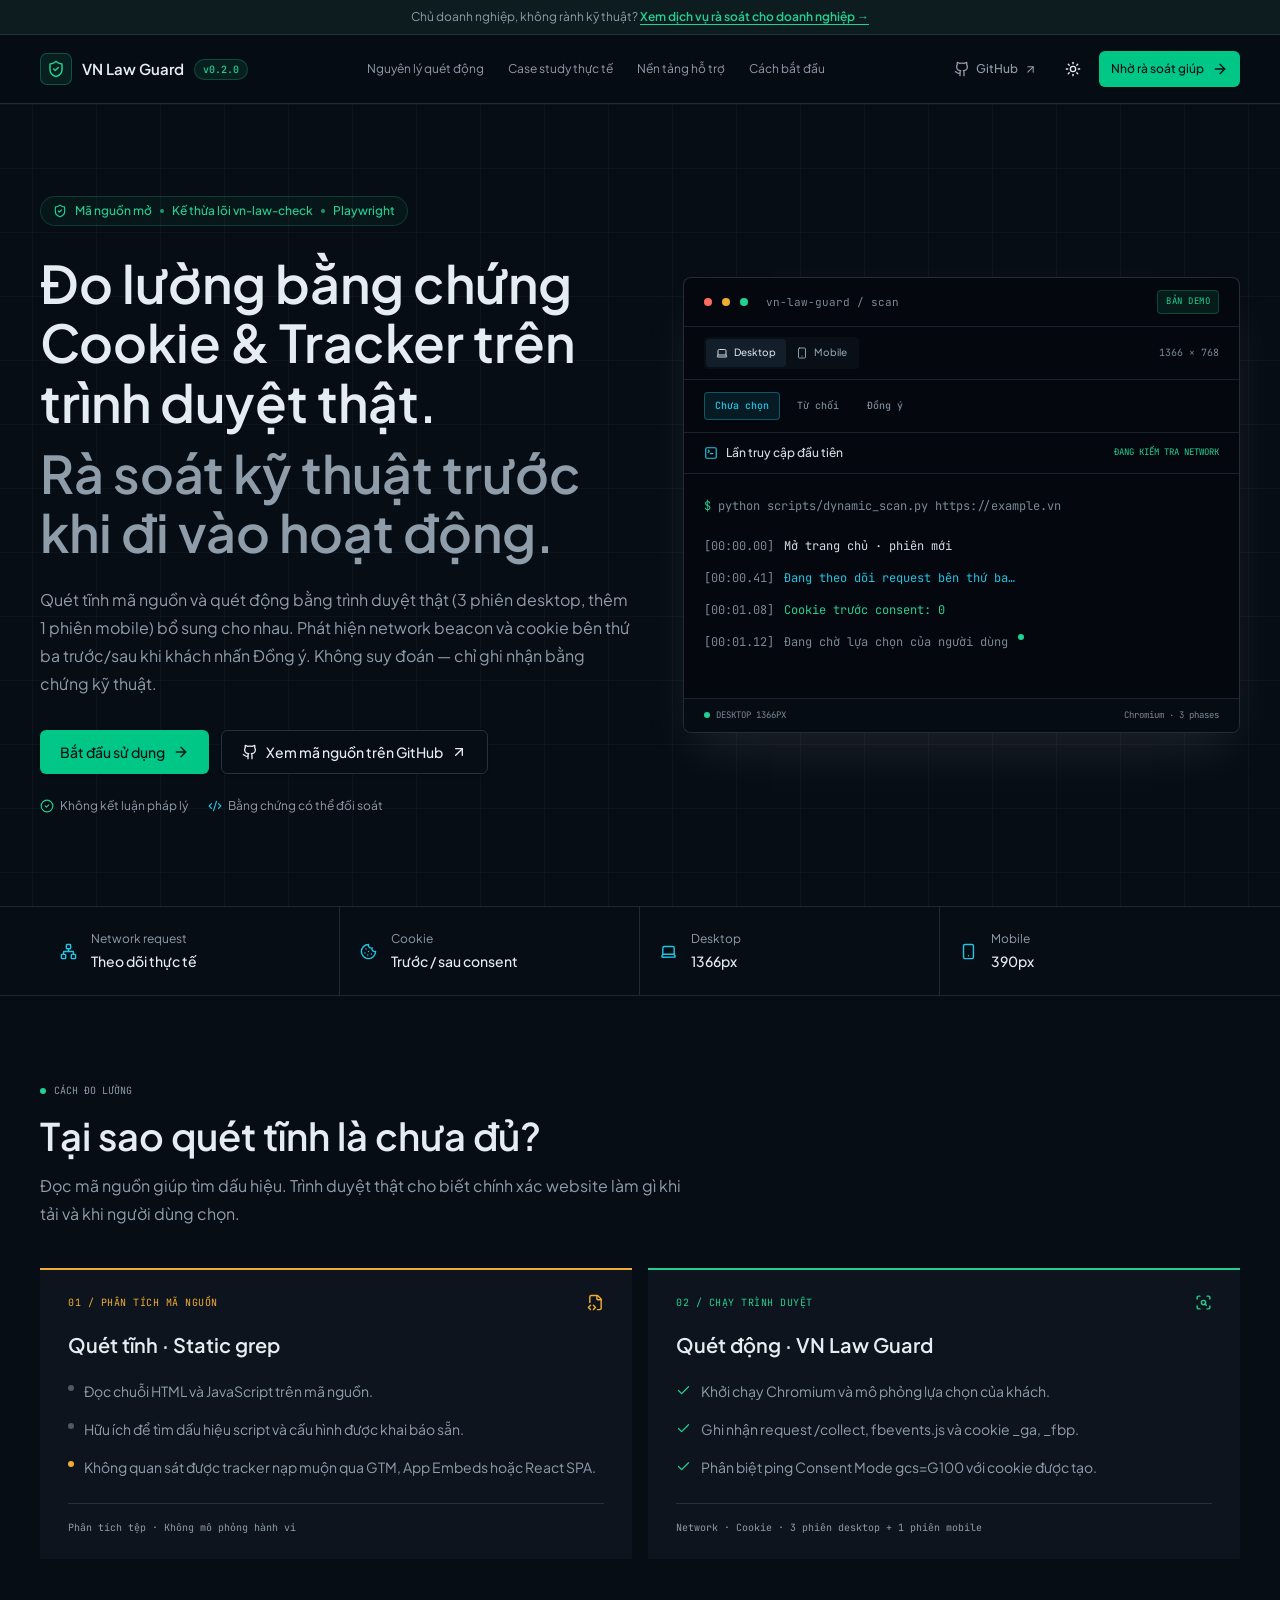
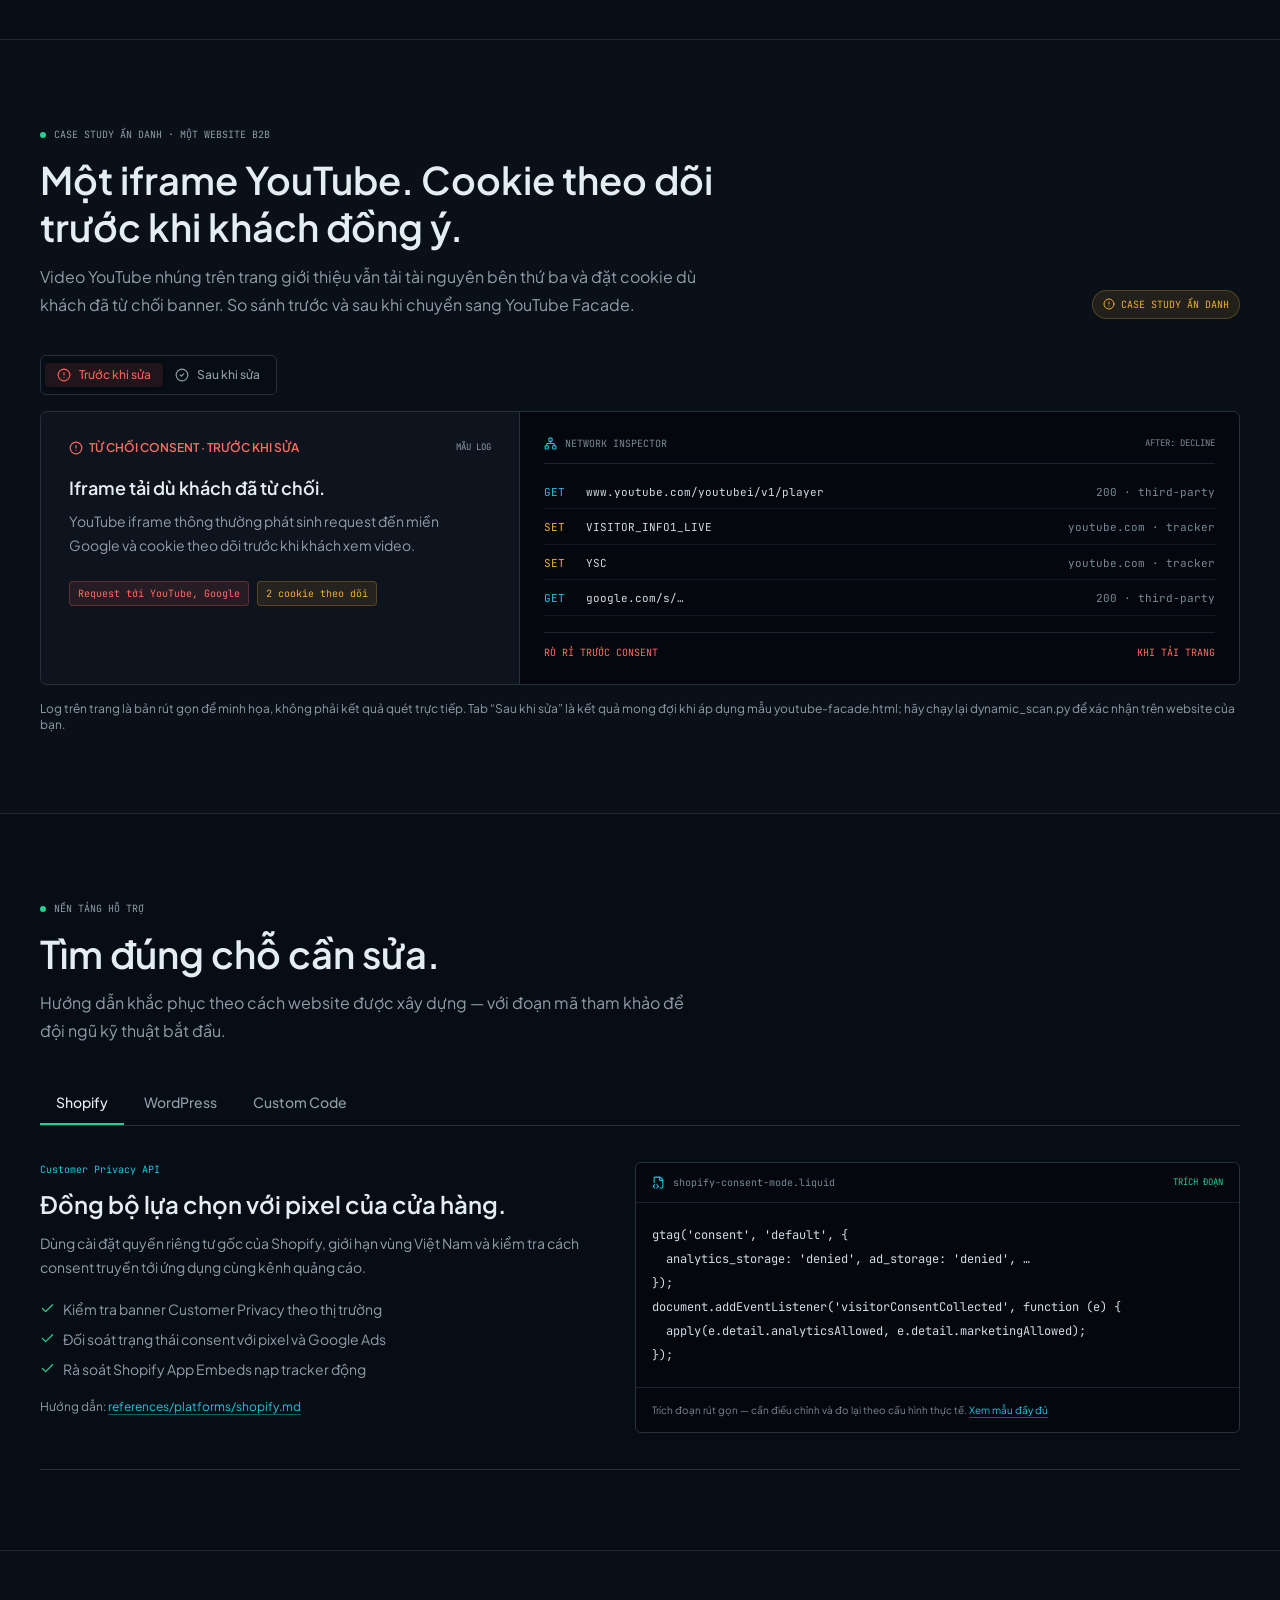
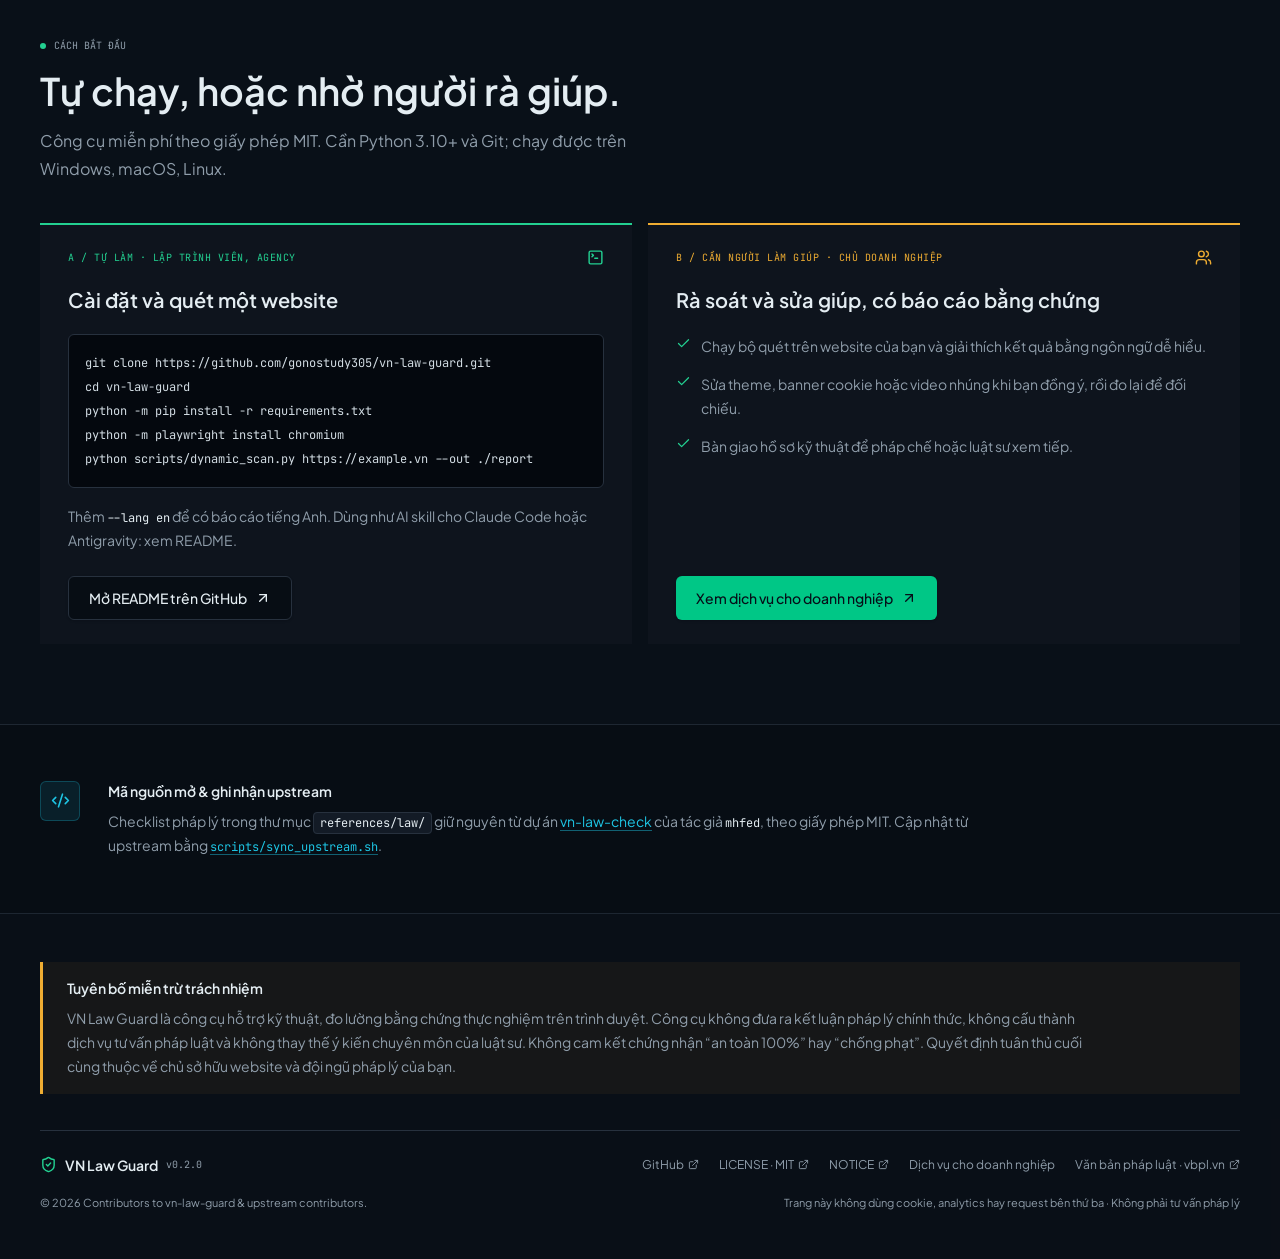
<file: site/index.html>
<!DOCTYPE html>
<html lang="vi" data-theme="dark">
<head>
<meta charset="utf-8">
<meta name="viewport" content="width=device-width, initial-scale=1">
<title>VN Law Guard — Đo lường Cookie &amp; Tracker bằng trình duyệt thật</title>
<meta name="description" content="Công cụ mã nguồn mở đo cookie, tracker và network request trên website Việt Nam bằng trình duyệt thật, trước và sau khi khách chọn đồng ý.">
<link rel="canonical" href="https://gonovn.me/vn-law-guard/">
<meta property="og:title" content="VN Law Guard — Bằng chứng kỹ thuật trên trình duyệt thật">
<meta property="og:description" content="Công cụ mã nguồn mở đo cookie và tracker trên website Việt Nam bằng trình duyệt thật.">
<meta property="og:type" content="website">
<meta property="og:url" content="https://gonovn.me/vn-law-guard/">
<meta name="twitter:card" content="summary">
<link rel="icon" href="data:image/svg+xml,%3Csvg xmlns='http://www.w3.org/2000/svg' viewBox='0 0 24 24' fill='none' stroke='%2322c55e' stroke-width='2' stroke-linecap='round' stroke-linejoin='round'%3E%3Cpath d='M20 13c0 5-3.5 7.5-7.66 8.95a1 1 0 0 1-.67-.01C7.5 20.5 4 18 4 13V6a1 1 0 0 1 1-1c2 0 4.5-1.2 6.24-2.72a1.17 1.17 0 0 1 1.52 0C14.51 3.81 17 5 19 5a1 1 0 0 1 1 1z'/%3E%3Cpath d='m9 12 2 2 4-4'/%3E%3C/svg%3E">
<link rel="stylesheet" href="assets/fonts.css">
<link rel="stylesheet" href="assets/styles.css">
<link rel="stylesheet" href="assets/site.css">
<script>try{var t=localStorage.getItem('vn-law-guard-theme');if(t==='light'||t==='dark')document.documentElement.dataset.theme=t;}catch(e){}</script>
</head>
<body>
<div class="min-h-screen bg-background text-foreground transition-colors duration-300">
  <div class="topbar">Chủ doanh nghiệp, không rành kỹ thuật? <a href="https://khamweb.gonovn.me/?ref=oss">Xem dịch vụ rà soát cho doanh nghiệp →</a></div>
  <header class="sticky top-0 z-40 border-b border-border/80 bg-background/90 backdrop-blur-xl">
    <div class="mx-auto flex h-[68px] max-w-[1440px] items-center justify-between gap-3 px-4 sm:px-6 lg:px-10">
      <a href="#top" class="flex shrink-0 items-center gap-2.5" aria-label="VN Law Guard — đầu trang">
        <span class="grid size-8 place-items-center rounded-[7px] border border-signal/30 bg-signal/10 text-signal">
          <svg xmlns="http://www.w3.org/2000/svg" width="18" height="18" viewbox="0 0 24 24" fill="none" stroke="currentColor" stroke-width="2" stroke-linecap="round" stroke-linejoin="round" class="lucide lucide-shield-check" aria-hidden="true">
            <path d="M20 13c0 5-3.5 7.5-7.66 8.95a1 1 0 0 1-.67-.01C7.5 20.5 4 18 4 13V6a1 1 0 0 1 1-1c2 0 4.5-1.2 6.24-2.72a1.17 1.17 0 0 1 1.52 0C14.51 3.81 17 5 19 5a1 1 0 0 1 1 1z" />
            <path d="m9 12 2 2 4-4" />
          </svg>
        </span>
        <span class="whitespace-nowrap text-[15px] font-semibold tracking-normal">
          VN Law Guard
        </span>
        <span class="hidden rounded-full border border-signal/25 bg-signal/10 px-2 py-0.5 font-mono text-[10px] font-medium text-signal sm:inline-flex">
          v0.2.0
        </span>
      </a>
      <nav class="hidden items-center gap-6 xl:flex" aria-label="Điều hướng chính">
        <a class="nav-link" href="#how-it-works">
          Nguyên lý quét động
        </a>
        <a class="nav-link" href="#case-study">
          Case study thực tế
        </a>
        <a class="nav-link" href="#platforms">
          Nền tảng hỗ trợ
        </a>
        <a class="nav-link" href="#pilot">
          Cách bắt đầu
        </a>
      </nav>
      <div class="flex shrink-0 items-center gap-1.5 sm:gap-2">
        <a href="https://github.com/gonostudy305/vn-law-guard" target="_blank" rel="noopener" class="hidden items-center gap-1.5 rounded-md px-2.5 py-2 text-xs font-medium text-muted-foreground transition-colors hover:bg-accent hover:text-foreground sm:inline-flex">
          <svg xmlns="http://www.w3.org/2000/svg" width="16" height="16" viewbox="0 0 24 24" fill="none" stroke="currentColor" stroke-width="2" stroke-linecap="round" stroke-linejoin="round" class="lucide lucide-github" aria-hidden="true">
            <path d="M15 22v-4a4.8 4.8 0 0 0-1-3.5c3 0 6-2 6-5.5.08-1.25-.27-2.48-1-3.5.28-1.15.28-2.35 0-3.5 0 0-1 0-3 1.5-2.64-.5-5.36-.5-8 0C6 2 5 2 5 2c-.3 1.15-.3 2.35 0 3.5A5.403 5.403 0 0 0 4 9c0 3.5 3 5.5 6 5.5-.39.49-.68 1.05-.85 1.65-.17.6-.22 1.23-.15 1.85v4" />
            <path d="M9 18c-4.51 2-5-2-7-2" />
          </svg>
          <span>
            GitHub
          </span>
          <svg xmlns="http://www.w3.org/2000/svg" width="13" height="13" viewbox="0 0 24 24" fill="none" stroke="currentColor" stroke-width="2" stroke-linecap="round" stroke-linejoin="round" class="lucide lucide-arrow-up-right" aria-hidden="true">
            <path d="M7 7h10v10" />
            <path d="M7 17 17 7" />
          </svg>
        </a>
        <button class="inline-flex items-center justify-center gap-2 whitespace-nowrap rounded-md text-sm font-medium cursor-pointer transition-colors focus-visible:outline-none focus-visible:ring-1 focus-visible:ring-ring disabled:pointer-events-none disabled:opacity-50 disabled:cursor-not-allowed [&amp;_svg]:pointer-events-none [&amp;_svg]:size-4 [&amp;_svg]:shrink-0 hover:bg-accent hover:text-accent-foreground size-9" id="theme-toggle" type="button" aria-label="Đổi giao diện sáng/tối" title="Đổi giao diện sáng/tối">
          <svg xmlns="http://www.w3.org/2000/svg" width="17" height="17" viewbox="0 0 24 24" fill="none" stroke="currentColor" stroke-width="2" stroke-linecap="round" stroke-linejoin="round" class="lucide lucide-sun" aria-hidden="true">
            <circle cx="12" cy="12" r="4" />
            <path d="M12 2v2" />
            <path d="M12 20v2" />
            <path d="m4.93 4.93 1.41 1.41" />
            <path d="m17.66 17.66 1.41 1.41" />
            <path d="M2 12h2" />
            <path d="M20 12h2" />
            <path d="m6.34 17.66-1.41 1.41" />
            <path d="m19.07 4.93-1.41 1.41" />
          </svg>
        </button>
        <a href="https://khamweb.gonovn.me/?ref=oss#dang-ky" class="items-center justify-center gap-2 whitespace-nowrap rounded-md font-medium cursor-pointer transition-colors focus-visible:outline-none focus-visible:ring-1 focus-visible:ring-ring disabled:pointer-events-none disabled:opacity-50 disabled:cursor-not-allowed [&amp;_svg]:pointer-events-none [&amp;_svg]:size-4 [&amp;_svg]:shrink-0 bg-primary text-primary-foreground shadow hover:bg-primary/90 py-2 hidden h-9 px-3 text-xs sm:inline-flex">
          Nhờ rà soát giúp
          <svg xmlns="http://www.w3.org/2000/svg" width="14" height="14" viewbox="0 0 24 24" fill="none" stroke="currentColor" stroke-width="2" stroke-linecap="round" stroke-linejoin="round" class="lucide lucide-arrow-right" aria-hidden="true">
            <path d="M5 12h14" />
            <path d="m12 5 7 7-7 7" />
          </svg>
        </a>
        <a href="https://khamweb.gonovn.me/?ref=oss#dang-ky" class="inline-flex items-center justify-center gap-2 whitespace-nowrap rounded-md text-sm font-medium cursor-pointer transition-colors focus-visible:outline-none focus-visible:ring-1 focus-visible:ring-ring disabled:pointer-events-none disabled:opacity-50 disabled:cursor-not-allowed [&amp;_svg]:pointer-events-none [&amp;_svg]:size-4 [&amp;_svg]:shrink-0 bg-primary text-primary-foreground shadow hover:bg-primary/90 size-9 sm:hidden" aria-label="Nhờ rà soát giúp">
          <svg xmlns="http://www.w3.org/2000/svg" width="17" height="17" viewbox="0 0 24 24" fill="none" stroke="currentColor" stroke-width="2" stroke-linecap="round" stroke-linejoin="round" class="lucide lucide-arrow-right" aria-hidden="true">
            <path d="M5 12h14" />
            <path d="m12 5 7 7-7 7" />
          </svg>
        </a>
        <button class="inline-flex items-center justify-center gap-2 whitespace-nowrap rounded-md text-sm font-medium cursor-pointer transition-colors focus-visible:outline-none focus-visible:ring-1 focus-visible:ring-ring disabled:pointer-events-none disabled:opacity-50 disabled:cursor-not-allowed [&amp;_svg]:pointer-events-none [&amp;_svg]:size-4 [&amp;_svg]:shrink-0 hover:bg-accent hover:text-accent-foreground size-9 xl:hidden" id="menu-toggle" type="button" aria-expanded="false" aria-controls="mobile-nav" aria-label="Mở menu">
          <svg xmlns="http://www.w3.org/2000/svg" width="18" height="18" viewbox="0 0 24 24" fill="none" stroke="currentColor" stroke-width="2" stroke-linecap="round" stroke-linejoin="round" class="lucide lucide-menu" aria-hidden="true">
            <path d="M4 5h16" />
            <path d="M4 12h16" />
            <path d="M4 19h16" />
          </svg>
        </button>
      </div>
    </div>
    <nav id="mobile-nav" class="border-t border-border bg-background px-5 py-3 xl:hidden" aria-label="Menu di động" hidden>
      <div class="mx-auto grid max-w-[1440px] gap-1">
        <a class="nav-link rounded-md px-3 py-2.5" href="#how-it-works">Nguyên lý quét động</a>
        <a class="nav-link rounded-md px-3 py-2.5" href="#case-study">Case study thực tế</a>
        <a class="nav-link rounded-md px-3 py-2.5" href="#platforms">Nền tảng hỗ trợ</a>
        <a class="nav-link rounded-md px-3 py-2.5" href="#pilot">Cách bắt đầu</a>
      </div>
    </nav>
  </header>
  <main id="top">
    <section class="hero-grid border-b border-border/70">
      <div class="mx-auto grid max-w-[1440px] items-center gap-12 px-5 py-16 sm:px-8 sm:py-20 lg:grid-cols-[1.04fr_0.96fr] lg:gap-10 lg:px-10 lg:py-[92px]">
        <div class="max-w-[650px]">
          <div class="mb-7 inline-flex items-center gap-2 rounded-full border border-signal/20 bg-signal/5 px-3 py-1.5 text-xs font-medium text-signal">
            <svg xmlns="http://www.w3.org/2000/svg" width="14" height="14" viewbox="0 0 24 24" fill="none" stroke="currentColor" stroke-width="2" stroke-linecap="round" stroke-linejoin="round" class="lucide lucide-shield-check" aria-hidden="true">
              <path d="M20 13c0 5-3.5 7.5-7.66 8.95a1 1 0 0 1-.67-.01C7.5 20.5 4 18 4 13V6a1 1 0 0 1 1-1c2 0 4.5-1.2 6.24-2.72a1.17 1.17 0 0 1 1.52 0C14.51 3.81 17 5 19 5a1 1 0 0 1 1 1z" />
              <path d="m9 12 2 2 4-4" />
            </svg>
            <span>
              Mã nguồn mở
            </span>
            <span class="size-1 rounded-full bg-signal/70">
            </span>
            <span>
              Kế thừa lõi vn-law-check
            </span>
            <span class="size-1 rounded-full bg-signal/70">
            </span>
            <span>
              Playwright
            </span>
          </div>
          <h1 class="max-w-[680px] text-[37px] leading-[1.14] font-semibold tracking-normal sm:text-[46px] lg:text-[52px]">
            Đo lường bằng chứng Cookie &amp; Tracker trên trình duyệt thật.
            <span class="mt-3 block text-muted-foreground">
              Rà soát kỹ thuật trước khi đi vào hoạt động.
            </span>
          </h1>
          <p class="mt-6 max-w-[590px] text-[15px] leading-7 text-muted-foreground sm:text-base">
            Quét tĩnh mã nguồn và quét động bằng trình duyệt thật (3 phiên desktop, thêm 1 phiên mobile) bổ sung cho nhau. Phát hiện network beacon và cookie bên thứ ba trước/sau khi khách nhấn Đồng ý. Không suy đoán — chỉ ghi nhận bằng chứng kỹ thuật.
          </p>
          <div class="mt-8 flex flex-col gap-3 sm:flex-row sm:items-center">
            <a href="#pilot" class="inline-flex items-center gap-2 whitespace-nowrap rounded-md font-medium cursor-pointer transition-colors focus-visible:outline-none focus-visible:ring-1 focus-visible:ring-ring disabled:pointer-events-none disabled:opacity-50 disabled:cursor-not-allowed [&amp;_svg]:pointer-events-none [&amp;_svg]:size-4 [&amp;_svg]:shrink-0 bg-primary text-primary-foreground shadow hover:bg-primary/90 py-2 h-11 justify-center px-5 text-sm">
              Bắt đầu sử dụng
              <svg xmlns="http://www.w3.org/2000/svg" width="16" height="16" viewbox="0 0 24 24" fill="none" stroke="currentColor" stroke-width="2" stroke-linecap="round" stroke-linejoin="round" class="lucide lucide-arrow-right" aria-hidden="true">
                <path d="M5 12h14" />
                <path d="m12 5 7 7-7 7" />
              </svg>
            </a>
            <a href="https://github.com/gonostudy305/vn-law-guard" target="_blank" rel="noopener" class="inline-flex items-center gap-2 whitespace-nowrap rounded-md font-medium cursor-pointer transition-colors focus-visible:outline-none focus-visible:ring-1 focus-visible:ring-ring disabled:pointer-events-none disabled:opacity-50 disabled:cursor-not-allowed [&amp;_svg]:pointer-events-none [&amp;_svg]:size-4 [&amp;_svg]:shrink-0 border border-input bg-background shadow-sm hover:bg-accent hover:text-accent-foreground py-2 h-11 justify-center px-5 text-sm">
              <svg xmlns="http://www.w3.org/2000/svg" width="16" height="16" viewbox="0 0 24 24" fill="none" stroke="currentColor" stroke-width="2" stroke-linecap="round" stroke-linejoin="round" class="lucide lucide-github" aria-hidden="true">
                <path d="M15 22v-4a4.8 4.8 0 0 0-1-3.5c3 0 6-2 6-5.5.08-1.25-.27-2.48-1-3.5.28-1.15.28-2.35 0-3.5 0 0-1 0-3 1.5-2.64-.5-5.36-.5-8 0C6 2 5 2 5 2c-.3 1.15-.3 2.35 0 3.5A5.403 5.403 0 0 0 4 9c0 3.5 3 5.5 6 5.5-.39.49-.68 1.05-.85 1.65-.17.6-.22 1.23-.15 1.85v4" />
                <path d="M9 18c-4.51 2-5-2-7-2" />
              </svg>
              Xem mã nguồn trên GitHub
              <svg xmlns="http://www.w3.org/2000/svg" width="14" height="14" viewbox="0 0 24 24" fill="none" stroke="currentColor" stroke-width="2" stroke-linecap="round" stroke-linejoin="round" class="lucide lucide-arrow-up-right" aria-hidden="true">
                <path d="M7 7h10v10" />
                <path d="M7 17 17 7" />
              </svg>
            </a>
          </div>
          <div class="mt-6 flex flex-wrap items-center gap-x-5 gap-y-2 text-xs text-muted-foreground">
            <span class="inline-flex items-center gap-1.5">
              <svg xmlns="http://www.w3.org/2000/svg" width="14" height="14" viewbox="0 0 24 24" fill="none" stroke="currentColor" stroke-width="2" stroke-linecap="round" stroke-linejoin="round" class="lucide lucide-circle-check text-signal" aria-hidden="true">
                <circle cx="12" cy="12" r="10" />
                <path d="m9 12 2 2 4-4" />
              </svg>
              Không kết luận pháp lý
            </span>
            <span class="inline-flex items-center gap-1.5">
              <svg xmlns="http://www.w3.org/2000/svg" width="14" height="14" viewbox="0 0 24 24" fill="none" stroke="currentColor" stroke-width="2" stroke-linecap="round" stroke-linejoin="round" class="lucide lucide-code-xml text-cyan" aria-hidden="true">
                <path d="m18 16 4-4-4-4" />
                <path d="m6 8-4 4 4 4" />
                <path d="m14.5 4-5 16" />
              </svg>
              Bằng chứng có thể đối soát
            </span>
          </div>
        </div>
        <div class="console-window min-w-0 overflow-hidden rounded-[8px] border border-border/90 bg-console shadow-2xl shadow-foreground/10">
          <div class="flex flex-wrap items-center justify-between gap-2 border-b border-console-border px-4 py-3 sm:px-5">
            <div class="flex items-center gap-2.5">
              <span class="size-2 rounded-full bg-danger">
              </span>
              <span class="size-2 rounded-full bg-warning">
              </span>
              <span class="size-2 rounded-full bg-signal">
              </span>
              <span class="ml-2 font-mono text-[11px] text-console-muted">
                vn-law-guard / scan
              </span>
            </div>
            <span class="rounded-sm border border-signal/25 bg-signal/10 px-2 py-1 font-mono text-[9px] tracking-wider text-signal">
              BẢN DEMO
            </span>
          </div>
          <div class="flex items-center justify-between gap-3 border-b border-console-border px-4 py-2.5 sm:px-5">
            <div dir="ltr" data-orientation="horizontal">
              <div role="tablist" aria-orientation="horizontal" class="inline-flex items-center justify-center text-muted-foreground h-8 rounded bg-console-panel p-0.5" data-orientation="horizontal">
                <button type="button" role="tab" aria-selected="true" data-viewport="desktop" data-state="active" id="tab-vp-desktop" class="inline-flex items-center justify-center whitespace-nowrap py-1 font-medium ring-offset-background cursor-pointer transition-all focus-visible:outline-none focus-visible:ring-2 focus-visible:ring-ring focus-visible:ring-offset-2 disabled:pointer-events-none disabled:opacity-50 disabled:cursor-not-allowed h-7 gap-1.5 rounded-sm px-2.5 text-[10px] data-[state=active]:bg-console-active data-[state=active]:text-console-foreground data-[state=active]:shadow-none" data-orientation="horizontal">
                  <svg xmlns="http://www.w3.org/2000/svg" width="12" height="12" viewbox="0 0 24 24" fill="none" stroke="currentColor" stroke-width="2" stroke-linecap="round" stroke-linejoin="round" class="lucide lucide-laptop" aria-hidden="true">
                    <path d="M18 5a2 2 0 0 1 2 2v8.526a2 2 0 0 0 .212.897l1.068 2.127a1 1 0 0 1-.9 1.45H3.62a1 1 0 0 1-.9-1.45l1.068-2.127A2 2 0 0 0 4 15.526V7a2 2 0 0 1 2-2z" />
                    <path d="M20.054 15.987H3.946" />
                  </svg>
                  Desktop
                </button>
                <button type="button" role="tab" aria-selected="false" data-viewport="mobile" data-state="inactive" id="tab-vp-mobile" class="inline-flex items-center justify-center whitespace-nowrap py-1 font-medium ring-offset-background cursor-pointer transition-all focus-visible:outline-none focus-visible:ring-2 focus-visible:ring-ring focus-visible:ring-offset-2 disabled:pointer-events-none disabled:opacity-50 disabled:cursor-not-allowed h-7 gap-1.5 rounded-sm px-2.5 text-[10px] data-[state=active]:bg-console-active data-[state=active]:text-console-foreground data-[state=active]:shadow-none" data-orientation="horizontal">
                  <svg xmlns="http://www.w3.org/2000/svg" width="12" height="12" viewbox="0 0 24 24" fill="none" stroke="currentColor" stroke-width="2" stroke-linecap="round" stroke-linejoin="round" class="lucide lucide-smartphone" aria-hidden="true">
                    <rect width="14" height="20" x="5" y="2" rx="2" ry="2" />
                    <path d="M12 18h.01" />
                  </svg>
                  Mobile
                </button>
              </div>
            </div>
            <span id="vp-size" class="font-mono text-[10px] text-console-muted">
              1366 × 768
            </span>
          </div>
          <div class="flex flex-wrap gap-1.5 border-b border-console-border px-4 py-3 sm:px-5">
            <button class="inline-flex items-center justify-center gap-2 whitespace-nowrap font-medium cursor-pointer transition-colors focus-visible:outline-none focus-visible:ring-1 focus-visible:ring-ring disabled:pointer-events-none disabled:opacity-50 disabled:cursor-not-allowed [&amp;_svg]:pointer-events-none [&amp;_svg]:size-4 [&amp;_svg]:shrink-0 h-7 rounded-sm border px-2.5 font-mono text-[10px] border-cyan/35 bg-cyan/10 text-cyan hover:bg-cyan/15 hover:text-cyan" type="button" data-phase="first-visit" aria-pressed="true">
              Chưa chọn
            </button>
            <button class="inline-flex items-center justify-center gap-2 whitespace-nowrap font-medium cursor-pointer transition-colors focus-visible:outline-none focus-visible:ring-1 focus-visible:ring-ring disabled:pointer-events-none disabled:opacity-50 disabled:cursor-not-allowed [&amp;_svg]:pointer-events-none [&amp;_svg]:size-4 [&amp;_svg]:shrink-0 h-7 rounded-sm border px-2.5 font-mono text-[10px] border-transparent text-console-muted hover:bg-console-active hover:text-console-foreground" type="button" data-phase="decline" aria-pressed="false">
              Từ chối
            </button>
            <button class="inline-flex items-center justify-center gap-2 whitespace-nowrap font-medium cursor-pointer transition-colors focus-visible:outline-none focus-visible:ring-1 focus-visible:ring-ring disabled:pointer-events-none disabled:opacity-50 disabled:cursor-not-allowed [&amp;_svg]:pointer-events-none [&amp;_svg]:size-4 [&amp;_svg]:shrink-0 h-7 rounded-sm border px-2.5 font-mono text-[10px] border-transparent text-console-muted hover:bg-console-active hover:text-console-foreground" type="button" data-phase="accept" aria-pressed="false">
              Đồng ý
            </button>
          </div>
          <div class="flex items-center justify-between gap-3 border-b border-console-border px-4 py-3 sm:px-5">
            <div class="flex min-w-0 items-center gap-2">
              <svg xmlns="http://www.w3.org/2000/svg" width="14" height="14" viewbox="0 0 24 24" fill="none" stroke="currentColor" stroke-width="2" stroke-linecap="round" stroke-linejoin="round" class="lucide lucide-square-terminal shrink-0 text-cyan" aria-hidden="true">
                <path d="m7 11 2-2-2-2" />
                <path d="M11 13h4" />
                <rect width="18" height="18" x="3" y="3" rx="2" ry="2" />
              </svg>
              <span id="phase-title" class="truncate text-xs font-medium text-console-foreground">
                Lần truy cập đầu tiên
              </span>
            </div>
            <span id="phase-status" class="shrink-0 font-mono text-[9px] text-signal">
              ĐANG KIỂM TRA NETWORK
            </span>
          </div>
          <div class="min-h-[217px] px-4 py-5 font-mono text-[11px] leading-6 sm:min-h-[224px] sm:px-5 sm:text-xs">
            <p class="mb-4 text-console-muted">
              <span class="text-signal">
                $
              </span>
              python scripts/dynamic_scan.py https://example.vn
            </p>
            <div id="phase-lines" class="space-y-2">
              <div class="flex items-start gap-2.5 animate-in fade-in-0 slide-in-from-bottom-1 duration-300">
                <span class="shrink-0 text-console-muted">
                  [00:00.00]
                </span>
                <span class="min-w-0 break-words text-console-foreground">
                  Mở trang chủ · phiên mới
                </span>
              </div>
              <div class="flex items-start gap-2.5 animate-in fade-in-0 slide-in-from-bottom-1 duration-300">
                <span class="shrink-0 text-console-muted">
                  [00:00.41]
                </span>
                <span class="min-w-0 break-words text-cyan">
                  Đang theo dõi request bên thứ ba…
                </span>
              </div>
              <div class="flex items-start gap-2.5 animate-in fade-in-0 slide-in-from-bottom-1 duration-300">
                <span class="shrink-0 text-console-muted">
                  [00:01.08]
                </span>
                <span class="min-w-0 break-words text-signal">
                  Cookie trước consent: 0
                </span>
              </div>
              <div class="flex items-start gap-2.5 animate-in fade-in-0 slide-in-from-bottom-1 duration-300">
                <span class="shrink-0 text-console-muted">
                  [00:01.12]
                </span>
                <span class="min-w-0 break-words text-console-muted">
                  Đang chờ lựa chọn của người dùng
                </span>
                <span class="mt-1 size-1.5 shrink-0 animate-pulse rounded-full bg-signal">
                </span>
              </div>
            </div>
          </div>
          <div class="flex flex-wrap items-center justify-between gap-2 border-t border-console-border bg-console-panel/60 px-4 py-2.5 font-mono text-[9px] text-console-muted sm:px-5">
            <span class="inline-flex items-center gap-1.5">
              <span id="vp-dot" class="size-1.5 rounded-full bg-signal">
              </span>
              <span id="vp-foot">DESKTOP 1366PX</span>
            </span>
            <span>
              <span id="vp-phases">Chromium · 3 phases</span>
            </span>
          </div>
        </div>
      </div>
    </section>
    <section class="border-b border-border/70" aria-label="Phạm vi kiểm tra">
      <div class="mx-auto grid max-w-[1440px] grid-cols-2 divide-x divide-border/80 px-5 sm:grid-cols-4 sm:px-8 lg:px-10">
        <div class="flex min-h-[76px] items-center gap-3 px-3 py-3 sm:min-h-[88px] sm:gap-3.5 sm:px-5">
          <svg xmlns="http://www.w3.org/2000/svg" width="17" height="17" viewbox="0 0 24 24" fill="none" stroke="currentColor" stroke-width="2" stroke-linecap="round" stroke-linejoin="round" class="lucide lucide-network shrink-0 text-cyan" aria-hidden="true">
            <rect x="16" y="16" width="6" height="6" rx="1" />
            <rect x="2" y="16" width="6" height="6" rx="1" />
            <rect x="9" y="2" width="6" height="6" rx="1" />
            <path d="M5 16v-3a1 1 0 0 1 1-1h12a1 1 0 0 1 1 1v3" />
            <path d="M12 12V8" />
          </svg>
          <div class="min-w-0">
            <p class="truncate text-[10px] text-muted-foreground sm:text-xs">
              Network request
            </p>
            <p class="mt-1 text-[11px] font-medium sm:text-sm">
              Theo dõi thực tế
            </p>
          </div>
        </div>
        <div class="flex min-h-[76px] items-center gap-3 px-3 py-3 sm:min-h-[88px] sm:gap-3.5 sm:px-5">
          <svg xmlns="http://www.w3.org/2000/svg" width="17" height="17" viewbox="0 0 24 24" fill="none" stroke="currentColor" stroke-width="2" stroke-linecap="round" stroke-linejoin="round" class="lucide lucide-cookie shrink-0 text-cyan" aria-hidden="true">
            <path d="M12 2a10 10 0 1 0 10 10 4 4 0 0 1-5-5 4 4 0 0 1-5-5" />
            <path d="M8.5 8.5v.01" />
            <path d="M16 15.5v.01" />
            <path d="M12 12v.01" />
            <path d="M11 17v.01" />
            <path d="M7 14v.01" />
          </svg>
          <div class="min-w-0">
            <p class="truncate text-[10px] text-muted-foreground sm:text-xs">
              Cookie
            </p>
            <p class="mt-1 text-[11px] font-medium sm:text-sm">
              Trước / sau consent
            </p>
          </div>
        </div>
        <div class="flex min-h-[76px] items-center gap-3 px-3 py-3 sm:min-h-[88px] sm:gap-3.5 sm:px-5">
          <svg xmlns="http://www.w3.org/2000/svg" width="17" height="17" viewbox="0 0 24 24" fill="none" stroke="currentColor" stroke-width="2" stroke-linecap="round" stroke-linejoin="round" class="lucide lucide-laptop shrink-0 text-cyan" aria-hidden="true">
            <path d="M18 5a2 2 0 0 1 2 2v8.526a2 2 0 0 0 .212.897l1.068 2.127a1 1 0 0 1-.9 1.45H3.62a1 1 0 0 1-.9-1.45l1.068-2.127A2 2 0 0 0 4 15.526V7a2 2 0 0 1 2-2z" />
            <path d="M20.054 15.987H3.946" />
          </svg>
          <div class="min-w-0">
            <p class="truncate text-[10px] text-muted-foreground sm:text-xs">
              Desktop
            </p>
            <p class="mt-1 text-[11px] font-medium sm:text-sm">
              1366px
            </p>
          </div>
        </div>
        <div class="flex min-h-[76px] items-center gap-3 px-3 py-3 sm:min-h-[88px] sm:gap-3.5 sm:px-5">
          <svg xmlns="http://www.w3.org/2000/svg" width="17" height="17" viewbox="0 0 24 24" fill="none" stroke="currentColor" stroke-width="2" stroke-linecap="round" stroke-linejoin="round" class="lucide lucide-smartphone shrink-0 text-cyan" aria-hidden="true">
            <rect width="14" height="20" x="5" y="2" rx="2" ry="2" />
            <path d="M12 18h.01" />
          </svg>
          <div class="min-w-0">
            <p class="truncate text-[10px] text-muted-foreground sm:text-xs">
              Mobile
            </p>
            <p class="mt-1 text-[11px] font-medium sm:text-sm">
              390px
            </p>
          </div>
        </div>
      </div>
    </section>
    <section id="how-it-works" class="scroll-mt-20 section-space">
      <div class="mx-auto max-w-[1440px] px-5 sm:px-8 lg:px-10">
        <div class="flex flex-col justify-between gap-5 md:flex-row md:items-end">
          <div class="max-w-[720px]">
            <p class="section-eyebrow">
              <span class="size-1.5 rounded-full bg-signal">
              </span>
              Cách đo lường
            </p>
            <h2 class="mt-3 text-3xl leading-tight font-semibold sm:text-[38px]">
              Tại sao quét tĩnh là chưa đủ?
            </h2>
            <p class="mt-3 max-w-[660px] text-sm leading-6 text-muted-foreground sm:text-base sm:leading-7">
              Đọc mã nguồn giúp tìm dấu hiệu. Trình duyệt thật cho biết chính xác website làm gì khi tải và khi người dùng chọn.
            </p>
          </div>
        </div>
        <div class="mt-10 grid gap-4 lg:grid-cols-2">
          <article class="flex h-full flex-col border-t-2 border-warning bg-card px-5 py-5 sm:px-7 sm:py-6">
            <div class="flex items-center justify-between gap-3">
              <span class="font-mono text-[10px] tracking-wider text-warning">
                01 / PHÂN TÍCH MÃ NGUỒN
              </span>
              <svg xmlns="http://www.w3.org/2000/svg" width="17" height="17" viewbox="0 0 24 24" fill="none" stroke="currentColor" stroke-width="2" stroke-linecap="round" stroke-linejoin="round" class="lucide lucide-file-code-corner text-warning" aria-hidden="true">
                <path d="M4 12.15V4a2 2 0 0 1 2-2h8a2.4 2.4 0 0 1 1.706.706l3.588 3.588A2.4 2.4 0 0 1 20 8v12a2 2 0 0 1-2 2h-3.35" />
                <path d="M14 2v5a1 1 0 0 0 1 1h5" />
                <path d="m5 16-3 3 3 3" />
                <path d="m9 22 3-3-3-3" />
              </svg>
            </div>
            <h3 class="mt-5 text-xl font-semibold">
              Quét tĩnh · Static grep
            </h3>
            <ul class="mt-5 flex-1 space-y-3.5">
              <li class="flex items-start gap-2.5 text-sm leading-6 text-muted-foreground">
                <span class="mt-1.5 size-1.5 shrink-0 rounded-full bg-muted-foreground/50">
                </span>
                <span>
                  Đọc chuỗi HTML và JavaScript trên mã nguồn.
                </span>
              </li>
              <li class="flex items-start gap-2.5 text-sm leading-6 text-muted-foreground">
                <span class="mt-1.5 size-1.5 shrink-0 rounded-full bg-muted-foreground/50">
                </span>
                <span>
                  Hữu ích để tìm dấu hiệu script và cấu hình được khai báo sẵn.
                </span>
              </li>
              <li class="flex items-start gap-2.5 text-sm leading-6 text-muted-foreground">
                <span class="mt-1.5 size-1.5 shrink-0 rounded-full bg-warning">
                </span>
                <span>
                  Không quan sát được tracker nạp muộn qua GTM, App Embeds hoặc React SPA.
                </span>
              </li>
            </ul>
            <div class="mt-6 border-t border-border pt-4 font-mono text-[10px] text-muted-foreground">
              Phân tích tệp · Không mô phỏng hành vi
            </div>
          </article>
          <article class="flex h-full flex-col border-t-2 border-signal bg-card px-5 py-5 sm:px-7 sm:py-6">
            <div class="flex items-center justify-between gap-3">
              <span class="font-mono text-[10px] tracking-wider text-signal">
                02 / CHẠY TRÌNH DUYỆT
              </span>
              <svg xmlns="http://www.w3.org/2000/svg" width="17" height="17" viewbox="0 0 24 24" fill="none" stroke="currentColor" stroke-width="2" stroke-linecap="round" stroke-linejoin="round" class="lucide lucide-scan-search text-signal" aria-hidden="true">
                <path d="M3 7V5a2 2 0 0 1 2-2h2" />
                <path d="M17 3h2a2 2 0 0 1 2 2v2" />
                <path d="M21 17v2a2 2 0 0 1-2 2h-2" />
                <path d="M7 21H5a2 2 0 0 1-2-2v-2" />
                <circle cx="12" cy="12" r="3" />
                <path d="m16 16-1.9-1.9" />
              </svg>
            </div>
            <h3 class="mt-5 text-xl font-semibold">
              Quét động · VN Law Guard
            </h3>
            <ul class="mt-5 flex-1 space-y-3.5">
              <li class="flex items-start gap-2.5 text-sm leading-6 text-muted-foreground">
                <svg xmlns="http://www.w3.org/2000/svg" width="15" height="15" viewbox="0 0 24 24" fill="none" stroke="currentColor" stroke-width="2" stroke-linecap="round" stroke-linejoin="round" class="lucide lucide-check mt-1 shrink-0 text-signal" aria-hidden="true">
                  <path d="M20 6 9 17l-5-5" />
                </svg>
                <span>
                  Khởi chạy Chromium và mô phỏng lựa chọn của khách.
                </span>
              </li>
              <li class="flex items-start gap-2.5 text-sm leading-6 text-muted-foreground">
                <svg xmlns="http://www.w3.org/2000/svg" width="15" height="15" viewbox="0 0 24 24" fill="none" stroke="currentColor" stroke-width="2" stroke-linecap="round" stroke-linejoin="round" class="lucide lucide-check mt-1 shrink-0 text-signal" aria-hidden="true">
                  <path d="M20 6 9 17l-5-5" />
                </svg>
                <span>
                  Ghi nhận request /collect, fbevents.js và cookie _ga, _fbp.
                </span>
              </li>
              <li class="flex items-start gap-2.5 text-sm leading-6 text-muted-foreground">
                <svg xmlns="http://www.w3.org/2000/svg" width="15" height="15" viewbox="0 0 24 24" fill="none" stroke="currentColor" stroke-width="2" stroke-linecap="round" stroke-linejoin="round" class="lucide lucide-check mt-1 shrink-0 text-signal" aria-hidden="true">
                  <path d="M20 6 9 17l-5-5" />
                </svg>
                <span>
                  Phân biệt ping Consent Mode gcs=G100 với cookie được tạo.
                </span>
              </li>
            </ul>
            <div class="mt-6 border-t border-border pt-4 font-mono text-[10px] text-muted-foreground">
              Network · Cookie · 3 phiên desktop + 1 phiên mobile
            </div>
          </article>
        </div>
      </div>
    </section>
    <section id="case-study" class="scroll-mt-20 border-y border-border/70 bg-secondary/25 py-16 sm:py-20">
      <div class="mx-auto max-w-[1440px] px-5 sm:px-8 lg:px-10">
        <div class="flex flex-col justify-between gap-5 md:flex-row md:items-end">
          <div class="max-w-[720px]">
            <p class="section-eyebrow">
              <span class="size-1.5 rounded-full bg-signal">
              </span>
              Case study ẩn danh · Một website B2B
            </p>
            <h2 class="mt-3 text-3xl leading-tight font-semibold sm:text-[38px]">
              Một iframe YouTube. Cookie theo dõi trước khi khách đồng ý.
            </h2>
            <p class="mt-3 max-w-[660px] text-sm leading-6 text-muted-foreground sm:text-base sm:leading-7">
              Video YouTube nhúng trên trang giới thiệu vẫn tải tài nguyên bên thứ ba và đặt cookie dù khách đã từ chối banner. So sánh trước và sau khi chuyển sang YouTube Facade.
            </p>
          </div>
          <span class="inline-flex items-center gap-1.5 rounded-full border border-warning/25 bg-warning/10 px-2.5 py-1.5 font-mono text-[10px] text-warning">
            <svg xmlns="http://www.w3.org/2000/svg" width="12" height="12" viewbox="0 0 24 24" fill="none" stroke="currentColor" stroke-width="2" stroke-linecap="round" stroke-linejoin="round" class="lucide lucide-circle-alert" aria-hidden="true">
              <circle cx="12" cy="12" r="10" />
              <line x1="12" x2="12" y1="8" y2="12" />
              <line x1="12" x2="12.01" y1="16" y2="16" />
            </svg>
            CASE STUDY ẨN DANH
          </span>
        </div>
        <div dir="ltr" data-orientation="horizontal" class="mt-9">
          <div role="tablist" aria-orientation="horizontal" class="inline-flex items-center justify-center text-muted-foreground h-10 rounded-md border border-border bg-background p-1" data-orientation="horizontal">
            <button type="button" role="tab" aria-selected="true" data-case="before" aria-controls="case-before" data-state="active" id="tab-case-before" class="inline-flex items-center justify-center whitespace-nowrap py-1 font-medium ring-offset-background cursor-pointer transition-all focus-visible:outline-none focus-visible:ring-2 focus-visible:ring-ring focus-visible:ring-offset-2 disabled:pointer-events-none disabled:opacity-50 disabled:cursor-not-allowed data-[state=active]:shadow gap-2 rounded px-3 text-xs data-[state=active]:bg-destructive/10 data-[state=active]:text-destructive" data-orientation="horizontal">
              <svg xmlns="http://www.w3.org/2000/svg" width="14" height="14" viewbox="0 0 24 24" fill="none" stroke="currentColor" stroke-width="2" stroke-linecap="round" stroke-linejoin="round" class="lucide lucide-circle-alert" aria-hidden="true">
                <circle cx="12" cy="12" r="10" />
                <line x1="12" x2="12" y1="8" y2="12" />
                <line x1="12" x2="12.01" y1="16" y2="16" />
              </svg>
              Trước khi sửa
            </button>
            <button type="button" role="tab" aria-selected="false" data-case="after" aria-controls="case-after" data-state="inactive" id="tab-case-after" class="inline-flex items-center justify-center whitespace-nowrap py-1 font-medium ring-offset-background cursor-pointer transition-all focus-visible:outline-none focus-visible:ring-2 focus-visible:ring-ring focus-visible:ring-offset-2 disabled:pointer-events-none disabled:opacity-50 disabled:cursor-not-allowed data-[state=active]:shadow gap-2 rounded px-3 text-xs data-[state=active]:bg-signal/10 data-[state=active]:text-signal" data-orientation="horizontal">
              <svg xmlns="http://www.w3.org/2000/svg" width="14" height="14" viewbox="0 0 24 24" fill="none" stroke="currentColor" stroke-width="2" stroke-linecap="round" stroke-linejoin="round" class="lucide lucide-circle-check" aria-hidden="true">
                <circle cx="12" cy="12" r="10" />
                <path d="m9 12 2 2 4-4" />
              </svg>
              Sau khi sửa
            </button>
          </div>
          <div data-state="active" data-orientation="horizontal" role="tabpanel" aria-labelledby="tab-case-before" id="case-before" tabindex="0" class="ring-offset-background focus-visible:outline-none focus-visible:ring-2 focus-visible:ring-ring focus-visible:ring-offset-2 mt-4 animate-in fade-in-0 duration-200" style="animation-duration:0s">
            <div class="grid overflow-hidden rounded-[7px] border border-border bg-card lg:grid-cols-[0.8fr_1.2fr]">
              <div class="border-b border-border p-5 sm:p-7 lg:border-r lg:border-b-0">
                <div class="flex items-center justify-between gap-2">
                  <span class="inline-flex items-center gap-1.5 text-xs font-semibold text-danger">
                    <svg xmlns="http://www.w3.org/2000/svg" width="14" height="14" viewbox="0 0 24 24" fill="none" stroke="currentColor" stroke-width="2" stroke-linecap="round" stroke-linejoin="round" class="lucide lucide-circle-alert" aria-hidden="true">
                      <circle cx="12" cy="12" r="10" />
                      <line x1="12" x2="12" y1="8" y2="12" />
                      <line x1="12" x2="12.01" y1="16" y2="16" />
                    </svg>
                    TỪ CHỐI CONSENT · TRƯỚC KHI SỬA
                  </span>
                  <span class="font-mono text-[9px] text-muted-foreground">
                    MẪU LOG
                  </span>
                </div>
                <p class="mt-5 text-lg leading-snug font-semibold">
                  Iframe tải dù khách đã từ chối.
                </p>
                <p class="mt-2 text-sm leading-6 text-muted-foreground">
                  YouTube iframe thông thường phát sinh request đến miền Google và cookie theo dõi trước khi khách xem video.
                </p>
                <div class="mt-6 flex flex-wrap gap-2">
                  <span class="rounded-sm border px-2 py-1 font-mono text-[10px] border-danger/25 bg-danger/10 text-danger">
                    Request tới YouTube, Google
                  </span>
                  <span class="rounded-sm border px-2 py-1 font-mono text-[10px] border-warning/25 bg-warning/10 text-warning">
                    2 cookie theo dõi
                  </span>
                </div>
              </div>
              <div class="min-w-0 bg-console p-4 text-console-foreground sm:p-6">
                <div class="flex items-center justify-between gap-2 border-b border-console-border pb-3">
                  <span class="inline-flex items-center gap-2 font-mono text-[10px] text-console-muted">
                    <svg xmlns="http://www.w3.org/2000/svg" width="13" height="13" viewbox="0 0 24 24" fill="none" stroke="currentColor" stroke-width="2" stroke-linecap="round" stroke-linejoin="round" class="lucide lucide-network text-cyan" aria-hidden="true">
                      <rect x="16" y="16" width="6" height="6" rx="1" />
                      <rect x="2" y="16" width="6" height="6" rx="1" />
                      <rect x="9" y="2" width="6" height="6" rx="1" />
                      <path d="M5 16v-3a1 1 0 0 1 1-1h12a1 1 0 0 1 1 1v3" />
                      <path d="M12 12V8" />
                    </svg>
                    NETWORK INSPECTOR
                  </span>
                  <span class="font-mono text-[9px] text-console-muted">
                    AFTER: DECLINE
                  </span>
                </div>
                <div class="mt-3 space-y-0.5 font-mono text-[10px] sm:text-[11px]">
                  <div class="grid grid-cols-[30px_minmax(0,1fr)] gap-x-2 border-b border-console-border/70 py-2 sm:grid-cols-[34px_minmax(0,1fr)_auto] sm:items-center">
                    <span class="text-cyan">
                      GET
                    </span>
                    <span class="break-all text-console-foreground">
                      www.youtube.com/youtubei/v1/player
                    </span>
                    <span class="col-start-2 mt-0.5 text-console-muted sm:col-start-auto sm:mt-0 sm:pl-3">
                      200 · third-party
                    </span>
                  </div>
                  <div class="grid grid-cols-[30px_minmax(0,1fr)] gap-x-2 border-b border-console-border/70 py-2 sm:grid-cols-[34px_minmax(0,1fr)_auto] sm:items-center">
                    <span class="text-warning">
                      SET
                    </span>
                    <span class="break-all text-console-foreground">
                      VISITOR_INFO1_LIVE
                    </span>
                    <span class="col-start-2 mt-0.5 text-console-muted sm:col-start-auto sm:mt-0 sm:pl-3">
                      youtube.com · tracker
                    </span>
                  </div>
                  <div class="grid grid-cols-[30px_minmax(0,1fr)] gap-x-2 border-b border-console-border/70 py-2 sm:grid-cols-[34px_minmax(0,1fr)_auto] sm:items-center">
                    <span class="text-warning">
                      SET
                    </span>
                    <span class="break-all text-console-foreground">
                      YSC
                    </span>
                    <span class="col-start-2 mt-0.5 text-console-muted sm:col-start-auto sm:mt-0 sm:pl-3">
                      youtube.com · tracker
                    </span>
                  </div>
                  <div class="grid grid-cols-[30px_minmax(0,1fr)] gap-x-2 border-b border-console-border/70 py-2 sm:grid-cols-[34px_minmax(0,1fr)_auto] sm:items-center">
                    <span class="text-cyan">
                      GET
                    </span>
                    <span class="break-all text-console-foreground">
                      google.com/s/…
                    </span>
                    <span class="col-start-2 mt-0.5 text-console-muted sm:col-start-auto sm:mt-0 sm:pl-3">
                      200 · third-party
                    </span>
                  </div>
                </div>
                <div class="mt-4 flex items-center justify-between border-t border-console-border pt-3 font-mono text-[10px] text-danger">
                  <span>
                    RÒ RỈ TRƯỚC CONSENT
                  </span>
                  <span>
                    KHI TẢI TRANG
                  </span>
                </div>
              </div>
            </div>
          </div>
          <div data-state="inactive" data-orientation="horizontal" role="tabpanel" aria-labelledby="tab-case-after" hidden="" id="case-after" tabindex="0" class="ring-offset-background focus-visible:outline-none focus-visible:ring-2 focus-visible:ring-ring focus-visible:ring-offset-2 mt-4 animate-in fade-in-0 duration-200">
            <div class="grid overflow-hidden rounded-[7px] border border-border bg-card lg:grid-cols-[0.8fr_1.2fr]">
              <div class="border-b border-border p-5 sm:p-7 lg:border-r lg:border-b-0">
                <div class="flex items-center justify-between gap-2">
                  <span class="inline-flex items-center gap-1.5 text-xs font-semibold text-signal">
                    <svg xmlns="http://www.w3.org/2000/svg" width="14" height="14" viewbox="0 0 24 24" fill="none" stroke="currentColor" stroke-width="2" stroke-linecap="round" stroke-linejoin="round" class="lucide lucide-circle-check" aria-hidden="true"><circle cx="12" cy="12" r="10" /><path d="m9 12 2 2 4-4" /></svg>
                    TỪ CHỐI CONSENT · SAU KHI SỬA
                  </span>
                  <span class="font-mono text-[9px] text-muted-foreground">MẪU LOG</span>
                </div>
                <p class="mt-5 text-lg leading-snug font-semibold">Chỉ nạp video khi khách chủ động.</p>
                <p class="mt-2 text-sm leading-6 text-muted-foreground">Trang tải ảnh poster cùng miền. Sau khi khách bấm “Xem video”, facade mới nạp iframe qua youtube-nocookie.com.</p>
                <div class="mt-6 flex flex-wrap gap-2">
                  <span class="rounded-sm border px-2 py-1 font-mono text-[10px] border-signal/25 bg-signal/10 text-signal">0 request bên thứ ba khi tải</span>
                  <span class="rounded-sm border px-2 py-1 font-mono text-[10px] border-signal/25 bg-signal/10 text-signal">0 cookie theo dõi</span>
                </div>
                <p class="mt-5 text-xs text-muted-foreground">Mẫu: <a class="inline-link" href="https://github.com/gonostudy305/vn-law-guard/blob/main/templates/remediation/youtube-facade.html" target="_blank" rel="noopener">templates/remediation/youtube-facade.html</a></p>
              </div>
              <div class="min-w-0 bg-console p-4 text-console-foreground sm:p-6">
                <div class="flex items-center justify-between gap-2 border-b border-console-border pb-3">
                  <span class="inline-flex items-center gap-2 font-mono text-[10px] text-console-muted">
                    <svg xmlns="http://www.w3.org/2000/svg" width="13" height="13" viewbox="0 0 24 24" fill="none" stroke="currentColor" stroke-width="2" stroke-linecap="round" stroke-linejoin="round" class="lucide lucide-network text-cyan" aria-hidden="true"><rect x="16" y="16" width="6" height="6" rx="1" /><rect x="2" y="16" width="6" height="6" rx="1" /><rect x="9" y="2" width="6" height="6" rx="1" /><path d="M5 16v-3a1 1 0 0 1 1-1h12a1 1 0 0 1 1 1v3" /><path d="M12 12V8" /></svg>
                    NETWORK INSPECTOR
                  </span>
                  <span class="font-mono text-[9px] text-console-muted">AFTER: DECLINE</span>
                </div>
                <div class="mt-3 space-y-0.5 font-mono text-[10px] sm:text-[11px]">
                  <div class="grid grid-cols-[30px_minmax(0,1fr)] gap-x-2 border-b border-console-border/70 py-2 sm:grid-cols-[34px_minmax(0,1fr)_auto] sm:items-center">
                    <span class="text-cyan">GET</span>
                    <span class="break-all text-console-foreground">/assets/video-poster.webp</span>
                    <span class="col-start-2 mt-0.5 text-console-muted sm:col-start-auto sm:mt-0 sm:pl-3">200 · same-origin</span>
                  </div>
                  <div class="grid grid-cols-[30px_minmax(0,1fr)] gap-x-2 border-b border-console-border/70 py-2 sm:grid-cols-[34px_minmax(0,1fr)_auto] sm:items-center">
                    <span class="text-cyan">SET</span>
                    <span class="break-all text-console-foreground">Cookie trước khi bấm</span>
                    <span class="col-start-2 mt-0.5 text-console-muted sm:col-start-auto sm:mt-0 sm:pl-3">không có</span>
                  </div>
                  <div class="grid grid-cols-[30px_minmax(0,1fr)] gap-x-2 border-b border-console-border/70 py-2 sm:grid-cols-[34px_minmax(0,1fr)_auto] sm:items-center">
                    <span class="text-cyan">GET</span>
                    <span class="break-all text-console-foreground">youtube-nocookie.com/embed</span>
                    <span class="col-start-2 mt-0.5 text-console-muted sm:col-start-auto sm:mt-0 sm:pl-3">chỉ sau khi bấm</span>
                  </div>
                  <div class="grid grid-cols-[30px_minmax(0,1fr)] gap-x-2 border-b border-console-border/70 py-2 sm:grid-cols-[34px_minmax(0,1fr)_auto] sm:items-center">
                    <span class="text-cyan">CHK</span>
                    <span class="break-all text-console-foreground">Request bên thứ ba khi tải</span>
                    <span class="col-start-2 mt-0.5 text-console-muted sm:col-start-auto sm:mt-0 sm:pl-3">0</span>
                  </div>
                </div>
                <div class="mt-4 flex items-center justify-between border-t border-console-border pt-3 font-mono text-[10px] text-signal">
                  <span>KHÔNG CÓ REQUEST RÒ RỈ</span>
                  <span>KHI TẢI TRANG</span>
                </div>
              </div>
            </div>
          </div>
        </div>
        <p class="mt-4 text-xs text-muted-foreground">
          Log trên trang là bản rút gọn để minh họa, không phải kết quả quét trực tiếp. Tab “Sau khi sửa” là kết quả mong đợi khi áp dụng mẫu youtube-facade.html; hãy chạy lại dynamic_scan.py để xác nhận trên website của bạn.
        </p>
      </div>
    </section>
    <section id="platforms" class="scroll-mt-20 section-space">
      <div class="mx-auto max-w-[1440px] px-5 sm:px-8 lg:px-10">
        <div class="flex flex-col justify-between gap-5 md:flex-row md:items-end">
          <div class="max-w-[720px]">
            <p class="section-eyebrow">
              <span class="size-1.5 rounded-full bg-signal">
              </span>
              Nền tảng hỗ trợ
            </p>
            <h2 class="mt-3 text-3xl leading-tight font-semibold sm:text-[38px]">
              Tìm đúng chỗ cần sửa.
            </h2>
            <p class="mt-3 max-w-[660px] text-sm leading-6 text-muted-foreground sm:text-base sm:leading-7">
              Hướng dẫn khắc phục theo cách website được xây dựng — với đoạn mã tham khảo để đội ngũ kỹ thuật bắt đầu.
            </p>
          </div>
        </div>
        <div dir="ltr" data-orientation="horizontal" class="mt-9">
          <div role="tablist" aria-orientation="horizontal" class="inline-flex items-center text-muted-foreground h-auto w-full justify-start gap-1 overflow-x-auto rounded-none border-b border-border bg-transparent p-0" data-orientation="horizontal">
            <button type="button" role="tab" aria-selected="true" data-platform="Shopify" aria-controls="platform-Shopify" data-state="active" id="tab-platform-Shopify" class="inline-flex items-center justify-center whitespace-nowrap py-1 font-medium ring-offset-background cursor-pointer transition-all focus-visible:outline-none focus-visible:ring-2 focus-visible:ring-ring focus-visible:ring-offset-2 disabled:pointer-events-none disabled:opacity-50 disabled:cursor-not-allowed h-11 rounded-none border-b-2 border-transparent px-4 text-sm data-[state=active]:border-signal data-[state=active]:bg-transparent data-[state=active]:text-foreground data-[state=active]:shadow-none" data-orientation="horizontal">
              Shopify
            </button>
            <button type="button" role="tab" aria-selected="false" data-platform="WordPress" aria-controls="platform-WordPress" data-state="inactive" id="tab-platform-WordPress" class="inline-flex items-center justify-center whitespace-nowrap py-1 font-medium ring-offset-background cursor-pointer transition-all focus-visible:outline-none focus-visible:ring-2 focus-visible:ring-ring focus-visible:ring-offset-2 disabled:pointer-events-none disabled:opacity-50 disabled:cursor-not-allowed h-11 rounded-none border-b-2 border-transparent px-4 text-sm data-[state=active]:border-signal data-[state=active]:bg-transparent data-[state=active]:text-foreground data-[state=active]:shadow-none" data-orientation="horizontal">
              WordPress
            </button>
            <button type="button" role="tab" aria-selected="false" data-platform="Custom-Code" aria-controls="platform-Custom-Code" data-state="inactive" id="tab-platform-Custom-Code" class="inline-flex items-center justify-center whitespace-nowrap py-1 font-medium ring-offset-background cursor-pointer transition-all focus-visible:outline-none focus-visible:ring-2 focus-visible:ring-ring focus-visible:ring-offset-2 disabled:pointer-events-none disabled:opacity-50 disabled:cursor-not-allowed h-11 rounded-none border-b-2 border-transparent px-4 text-sm data-[state=active]:border-signal data-[state=active]:bg-transparent data-[state=active]:text-foreground data-[state=active]:shadow-none" data-orientation="horizontal">
              Custom Code
            </button>
          </div>
          <div data-state="active" data-orientation="horizontal" role="tabpanel" aria-labelledby="tab-platform-Shopify" id="platform-Shopify" tabindex="0" class="ring-offset-background focus-visible:outline-none focus-visible:ring-2 focus-visible:ring-ring focus-visible:ring-offset-2 mt-0 animate-in fade-in-0 duration-200" style="animation-duration:0s">
            <div class="grid gap-8 border-b border-border py-7 md:grid-cols-[0.95fr_1.05fr] md:gap-12 md:py-9">
              <div>
                <p class="font-mono text-[10px] text-cyan">Customer Privacy API</p>
                <h3 class="mt-3 text-2xl leading-tight font-semibold">Đồng bộ lựa chọn với pixel của cửa hàng.</h3>
                <p class="mt-3 text-sm leading-6 text-muted-foreground">Dùng cài đặt quyền riêng tư gốc của Shopify, giới hạn vùng Việt Nam và kiểm tra cách consent truyền tới ứng dụng cùng kênh quảng cáo.</p>
                <ul class="mt-5 space-y-2.5">
                  <li class="flex items-start gap-2 text-sm text-muted-foreground"><svg xmlns="http://www.w3.org/2000/svg" width="15" height="15" viewbox="0 0 24 24" fill="none" stroke="currentColor" stroke-width="2" stroke-linecap="round" stroke-linejoin="round" class="lucide lucide-check mt-0.5 shrink-0 text-signal" aria-hidden="true"><path d="M20 6 9 17l-5-5" /></svg>Kiểm tra banner Customer Privacy theo thị trường</li>
                  <li class="flex items-start gap-2 text-sm text-muted-foreground"><svg xmlns="http://www.w3.org/2000/svg" width="15" height="15" viewbox="0 0 24 24" fill="none" stroke="currentColor" stroke-width="2" stroke-linecap="round" stroke-linejoin="round" class="lucide lucide-check mt-0.5 shrink-0 text-signal" aria-hidden="true"><path d="M20 6 9 17l-5-5" /></svg>Đối soát trạng thái consent với pixel và Google Ads</li>
                  <li class="flex items-start gap-2 text-sm text-muted-foreground"><svg xmlns="http://www.w3.org/2000/svg" width="15" height="15" viewbox="0 0 24 24" fill="none" stroke="currentColor" stroke-width="2" stroke-linecap="round" stroke-linejoin="round" class="lucide lucide-check mt-0.5 shrink-0 text-signal" aria-hidden="true"><path d="M20 6 9 17l-5-5" /></svg>Rà soát Shopify App Embeds nạp tracker động</li>
                </ul>
                <p class="mt-5 text-xs text-muted-foreground">Hướng dẫn: <a class="inline-link" href="https://github.com/gonostudy305/vn-law-guard/blob/main/references/platforms/shopify.md" target="_blank" rel="noopener">references/platforms/shopify.md</a></p>
              </div>
              <div class="min-w-0 overflow-hidden rounded-[6px] border border-border bg-console">
                <div class="flex items-center justify-between gap-3 border-b border-console-border px-4 py-3">
                  <span class="flex min-w-0 items-center gap-2 font-mono text-[10px] text-console-muted">
                    <svg xmlns="http://www.w3.org/2000/svg" width="13" height="13" viewbox="0 0 24 24" fill="none" stroke="currentColor" stroke-width="2" stroke-linecap="round" stroke-linejoin="round" class="lucide lucide-file-code-corner shrink-0 text-cyan" aria-hidden="true"><path d="M4 12.15V4a2 2 0 0 1 2-2h8a2.4 2.4 0 0 1 1.706.706l3.588 3.588A2.4 2.4 0 0 1 20 8v12a2 2 0 0 1-2 2h-3.35" /><path d="M14 2v5a1 1 0 0 0 1 1h5" /><path d="m5 16-3 3 3 3" /><path d="m9 22 3-3-3-3" /></svg>
                    <span class="truncate">shopify-consent-mode.liquid</span>
                  </span>
                  <span class="font-mono text-[9px] text-signal">TRÍCH ĐOẠN</span>
                </div>
<pre class="overflow-x-auto px-4 py-5 font-mono text-xs leading-6 text-console-foreground"><code>gtag('consent', 'default', {
  analytics_storage: 'denied', ad_storage: 'denied', …
});
document.addEventListener('visitorConsentCollected', function (e) {
  apply(e.detail.analyticsAllowed, e.detail.marketingAllowed);
});</code></pre>
                <div class="border-t border-console-border px-4 py-3 text-[10px] leading-5 text-console-muted">
                  Trích đoạn rút gọn — cần điều chỉnh và đo lại theo cấu hình thực tế. <a class="inline-link" href="https://github.com/gonostudy305/vn-law-guard/blob/main/templates/remediation/shopify-consent-mode.liquid" target="_blank" rel="noopener">Xem mẫu đầy đủ</a>
                </div>
              </div>
            </div>
          </div>
          <div data-state="inactive" data-orientation="horizontal" role="tabpanel" aria-labelledby="tab-platform-WordPress" hidden="" id="platform-WordPress" tabindex="0" class="ring-offset-background focus-visible:outline-none focus-visible:ring-2 focus-visible:ring-ring focus-visible:ring-offset-2 mt-0 animate-in fade-in-0 duration-200">
            <div class="grid gap-8 border-b border-border py-7 md:grid-cols-[0.95fr_1.05fr] md:gap-12 md:py-9">
              <div>
                <p class="font-mono text-[10px] text-cyan">WooCommerce · plugin consent</p>
                <h3 class="mt-3 text-2xl leading-tight font-semibold">Rà cấu hình, không chỉ nhìn giao diện banner.</h3>
                <p class="mt-3 text-sm leading-6 text-muted-foreground">Đối chiếu cài đặt Complianz hoặc CookieYes với request thực tế; ưu tiên trì hoãn video nhúng và form thông tin khách hàng.</p>
                <ul class="mt-5 space-y-2.5">
                  <li class="flex items-start gap-2 text-sm text-muted-foreground"><svg xmlns="http://www.w3.org/2000/svg" width="15" height="15" viewbox="0 0 24 24" fill="none" stroke="currentColor" stroke-width="2" stroke-linecap="round" stroke-linejoin="round" class="lucide lucide-check mt-0.5 shrink-0 text-signal" aria-hidden="true"><path d="M20 6 9 17l-5-5" /></svg>Kiểm tra quy tắc chặn trước consent</li>
                  <li class="flex items-start gap-2 text-sm text-muted-foreground"><svg xmlns="http://www.w3.org/2000/svg" width="15" height="15" viewbox="0 0 24 24" fill="none" stroke="currentColor" stroke-width="2" stroke-linecap="round" stroke-linejoin="round" class="lucide lucide-check mt-0.5 shrink-0 text-signal" aria-hidden="true"><path d="M20 6 9 17l-5-5" /></svg>Trì hoãn iframe và mã bên thứ ba</li>
                  <li class="flex items-start gap-2 text-sm text-muted-foreground"><svg xmlns="http://www.w3.org/2000/svg" width="15" height="15" viewbox="0 0 24 24" fill="none" stroke="currentColor" stroke-width="2" stroke-linecap="round" stroke-linejoin="round" class="lucide lucide-check mt-0.5 shrink-0 text-signal" aria-hidden="true"><path d="M20 6 9 17l-5-5" /></svg>Rà checkbox trên form tư vấn, báo giá</li>
                </ul>
                <p class="mt-5 text-xs text-muted-foreground">Hướng dẫn: <a class="inline-link" href="https://github.com/gonostudy305/vn-law-guard/blob/main/references/platforms/wordpress-woocommerce.md" target="_blank" rel="noopener">references/platforms/wordpress-woocommerce.md</a></p>
              </div>
              <div class="min-w-0 overflow-hidden rounded-[6px] border border-border bg-console">
                <div class="flex items-center justify-between gap-3 border-b border-console-border px-4 py-3">
                  <span class="flex min-w-0 items-center gap-2 font-mono text-[10px] text-console-muted">
                    <svg xmlns="http://www.w3.org/2000/svg" width="13" height="13" viewbox="0 0 24 24" fill="none" stroke="currentColor" stroke-width="2" stroke-linecap="round" stroke-linejoin="round" class="lucide lucide-file-code-corner shrink-0 text-cyan" aria-hidden="true"><path d="M4 12.15V4a2 2 0 0 1 2-2h8a2.4 2.4 0 0 1 1.706.706l3.588 3.588A2.4 2.4 0 0 1 20 8v12a2 2 0 0 1-2 2h-3.35" /><path d="M14 2v5a1 1 0 0 0 1 1h5" /><path d="m5 16-3 3 3 3" /><path d="m9 22 3-3-3-3" /></svg>
                    <span class="truncate">youtube-facade.html</span>
                  </span>
                  <span class="font-mono text-[9px] text-signal">TRÍCH ĐOẠN</span>
                </div>
<pre class="overflow-x-auto px-4 py-5 font-mono text-xs leading-6 text-console-foreground"><code>&lt;div class="yt-facade" data-id="VIDEO_ID"&gt;
  &lt;button type="button" aria-label="Phát video"&gt;▶&lt;/button&gt;
&lt;/div&gt;</code></pre>
                <div class="border-t border-console-border px-4 py-3 text-[10px] leading-5 text-console-muted">
                  Trích đoạn rút gọn — cần điều chỉnh và đo lại theo cấu hình thực tế. <a class="inline-link" href="https://github.com/gonostudy305/vn-law-guard/blob/main/templates/remediation/youtube-facade.html" target="_blank" rel="noopener">Xem mẫu đầy đủ</a>
                </div>
              </div>
            </div>
          </div>
          <div data-state="inactive" data-orientation="horizontal" role="tabpanel" aria-labelledby="tab-platform-Custom-Code" hidden="" id="platform-Custom-Code" tabindex="0" class="ring-offset-background focus-visible:outline-none focus-visible:ring-2 focus-visible:ring-ring focus-visible:ring-offset-2 mt-0 animate-in fade-in-0 duration-200">
            <div class="grid gap-8 border-b border-border py-7 md:grid-cols-[0.95fr_1.05fr] md:gap-12 md:py-9">
              <div>
                <p class="font-mono text-[10px] text-cyan">Next.js · PHP · Laravel · HTML tĩnh</p>
                <h3 class="mt-3 text-2xl leading-tight font-semibold">Tích hợp gọn, phù hợp với luồng hiện có.</h3>
                <p class="mt-3 text-sm leading-6 text-muted-foreground">Mẫu consent nhẹ để đội phát triển ghép vào ứng dụng và kiểm tra rằng form báo giá chỉ lưu thông tin sau khi có lựa chọn rõ ràng.</p>
                <ul class="mt-5 space-y-2.5">
                  <li class="flex items-start gap-2 text-sm text-muted-foreground"><svg xmlns="http://www.w3.org/2000/svg" width="15" height="15" viewbox="0 0 24 24" fill="none" stroke="currentColor" stroke-width="2" stroke-linecap="round" stroke-linejoin="round" class="lucide lucide-check mt-0.5 shrink-0 text-signal" aria-hidden="true"><path d="M20 6 9 17l-5-5" /></svg>Không phụ thuộc thư viện giao diện nặng</li>
                  <li class="flex items-start gap-2 text-sm text-muted-foreground"><svg xmlns="http://www.w3.org/2000/svg" width="15" height="15" viewbox="0 0 24 24" fill="none" stroke="currentColor" stroke-width="2" stroke-linecap="round" stroke-linejoin="round" class="lucide lucide-check mt-0.5 shrink-0 text-signal" aria-hidden="true"><path d="M20 6 9 17l-5-5" /></svg>Đồng bộ lựa chọn với các script theo dõi</li>
                  <li class="flex items-start gap-2 text-sm text-muted-foreground"><svg xmlns="http://www.w3.org/2000/svg" width="15" height="15" viewbox="0 0 24 24" fill="none" stroke="currentColor" stroke-width="2" stroke-linecap="round" stroke-linejoin="round" class="lucide lucide-check mt-0.5 shrink-0 text-signal" aria-hidden="true"><path d="M20 6 9 17l-5-5" /></svg>Đối chiếu trạng thái và request sau sửa</li>
                </ul>
                <p class="mt-5 text-xs text-muted-foreground">Hướng dẫn: <a class="inline-link" href="https://github.com/gonostudy305/vn-law-guard/blob/main/references/platforms/custom-code.md" target="_blank" rel="noopener">references/platforms/custom-code.md</a></p>
              </div>
              <div class="min-w-0 overflow-hidden rounded-[6px] border border-border bg-console">
                <div class="flex items-center justify-between gap-3 border-b border-console-border px-4 py-3">
                  <span class="flex min-w-0 items-center gap-2 font-mono text-[10px] text-console-muted">
                    <svg xmlns="http://www.w3.org/2000/svg" width="13" height="13" viewbox="0 0 24 24" fill="none" stroke="currentColor" stroke-width="2" stroke-linecap="round" stroke-linejoin="round" class="lucide lucide-file-code-corner shrink-0 text-cyan" aria-hidden="true"><path d="M4 12.15V4a2 2 0 0 1 2-2h8a2.4 2.4 0 0 1 1.706.706l3.588 3.588A2.4 2.4 0 0 1 20 8v12a2 2 0 0 1-2 2h-3.35" /><path d="M14 2v5a1 1 0 0 0 1 1h5" /><path d="m5 16-3 3 3 3" /><path d="m9 22 3-3-3-3" /></svg>
                    <span class="truncate">generic-consent-mode.html</span>
                  </span>
                  <span class="font-mono text-[9px] text-signal">TRÍCH ĐOẠN</span>
                </div>
<pre class="overflow-x-auto px-4 py-5 font-mono text-xs leading-6 text-console-foreground"><code>gtag('consent', 'default', {
  ad_storage: 'denied', ad_user_data: 'denied',
  ad_personalization: 'denied', analytics_storage: 'denied'
});
// GA4/GTM/Pixel chỉ được nạp sau khi khách bấm Chấp nhận</code></pre>
                <div class="border-t border-console-border px-4 py-3 text-[10px] leading-5 text-console-muted">
                  Trích đoạn rút gọn — cần điều chỉnh và đo lại theo cấu hình thực tế. <a class="inline-link" href="https://github.com/gonostudy305/vn-law-guard/blob/main/templates/remediation/generic-consent-mode.html" target="_blank" rel="noopener">Xem mẫu đầy đủ</a>
                </div>
              </div>
            </div>
          </div>
        </div>
      </div>
    </section>
    <section id="pilot" class="scroll-mt-20 border-y border-border/70 bg-secondary/25 py-16 sm:py-20" aria-label="Cách bắt đầu">
      <div class="mx-auto max-w-[1440px] px-5 sm:px-8 lg:px-10">
        <div class="max-w-[720px]">
          <p class="section-eyebrow">
            <span class="size-1.5 rounded-full bg-signal"></span>
            Cách bắt đầu
          </p>
          <h2 class="mt-3 text-3xl leading-tight font-semibold sm:text-[38px]">Tự chạy, hoặc nhờ người rà giúp.</h2>
          <p class="mt-3 max-w-[660px] text-sm leading-6 text-muted-foreground sm:text-base sm:leading-7">Công cụ miễn phí theo giấy phép MIT. Cần Python 3.10+ và Git; chạy được trên Windows, macOS, Linux.</p>
        </div>
        <div class="mt-10 grid gap-4 lg:grid-cols-2">
          <article class="min-w-0 max-w-full flex h-full flex-col border-t-2 border-signal bg-card px-5 py-5 sm:px-7 sm:py-6">
            <div class="flex items-center justify-between gap-3">
              <span class="font-mono text-[10px] tracking-wider text-signal">A / TỰ LÀM · LẬP TRÌNH VIÊN, AGENCY</span>
              <svg xmlns="http://www.w3.org/2000/svg" width="17" height="17" viewbox="0 0 24 24" fill="none" stroke="currentColor" stroke-width="2" stroke-linecap="round" stroke-linejoin="round" class="lucide lucide-square-terminal text-signal" aria-hidden="true"><path d="m7 11 2-2-2-2" /><path d="M11 13h4" /><rect width="18" height="18" x="3" y="3" rx="2" ry="2" /></svg>
            </div>
            <h3 class="mt-5 text-xl font-semibold">Cài đặt và quét một website</h3>
<pre class="mt-5 max-w-full overflow-x-auto rounded-[6px] border border-border bg-console px-4 py-4 font-mono text-xs leading-6 text-console-foreground"><code>git clone https://github.com/gonostudy305/vn-law-guard.git
cd vn-law-guard
python -m pip install -r requirements.txt
python -m playwright install chromium
python scripts/dynamic_scan.py https://example.vn --out ./report</code></pre>
            <p class="mt-4 text-sm leading-6 text-muted-foreground">Thêm <code class="font-mono text-xs text-foreground">--lang en</code> để có báo cáo tiếng Anh. Dùng như AI skill cho Claude Code hoặc Antigravity: xem README.</p>
            <a href="https://github.com/gonostudy305/vn-law-guard" target="_blank" rel="noopener" class="inline-flex items-center justify-center gap-2 whitespace-nowrap rounded-md text-sm font-medium cursor-pointer transition-colors focus-visible:outline-none focus-visible:ring-1 focus-visible:ring-ring py-2 mt-6 h-11 px-5 [&amp;_svg]:pointer-events-none [&amp;_svg]:size-4 [&amp;_svg]:shrink-0 border border-input bg-background shadow-sm hover:bg-accent hover:text-accent-foreground self-start">Mở README trên GitHub <svg xmlns="http://www.w3.org/2000/svg" width="15" height="15" viewbox="0 0 24 24" fill="none" stroke="currentColor" stroke-width="2" stroke-linecap="round" stroke-linejoin="round" class="lucide lucide-arrow-up-right" aria-hidden="true"><path d="M7 7h10v10" /><path d="M7 17 17 7" /></svg></a>
          </article>
          <article class="min-w-0 max-w-full flex h-full flex-col border-t-2 border-warning bg-card px-5 py-5 sm:px-7 sm:py-6">
            <div class="flex items-center justify-between gap-3">
              <span class="font-mono text-[10px] tracking-wider text-warning">B / CẦN NGƯỜI LÀM GIÚP · CHỦ DOANH NGHIỆP</span>
              <svg xmlns="http://www.w3.org/2000/svg" width="17" height="17" viewbox="0 0 24 24" fill="none" stroke="currentColor" stroke-width="2" stroke-linecap="round" stroke-linejoin="round" class="lucide lucide-users text-warning" aria-hidden="true"><path d="M16 21v-2a4 4 0 0 0-4-4H6a4 4 0 0 0-4 4v2" /><circle cx="9" cy="7" r="4" /><path d="M22 21v-2a4 4 0 0 0-3-3.87" /><path d="M16 3.13a4 4 0 0 1 0 7.75" /></svg>
            </div>
            <h3 class="mt-5 text-xl font-semibold">Rà soát và sửa giúp, có báo cáo bằng chứng</h3>
            <ul class="mt-5 flex-1 space-y-3.5">
              <li class="flex items-start gap-2.5 text-sm leading-6 text-muted-foreground"><svg xmlns="http://www.w3.org/2000/svg" width="15" height="15" viewbox="0 0 24 24" fill="none" stroke="currentColor" stroke-width="2" stroke-linecap="round" stroke-linejoin="round" class="lucide lucide-check mt-0.5 shrink-0 text-signal" aria-hidden="true"><path d="M20 6 9 17l-5-5" /></svg><span>Chạy bộ quét trên website của bạn và giải thích kết quả bằng ngôn ngữ dễ hiểu.</span></li>
              <li class="flex items-start gap-2.5 text-sm leading-6 text-muted-foreground"><svg xmlns="http://www.w3.org/2000/svg" width="15" height="15" viewbox="0 0 24 24" fill="none" stroke="currentColor" stroke-width="2" stroke-linecap="round" stroke-linejoin="round" class="lucide lucide-check mt-0.5 shrink-0 text-signal" aria-hidden="true"><path d="M20 6 9 17l-5-5" /></svg><span>Sửa theme, banner cookie hoặc video nhúng khi bạn đồng ý, rồi đo lại để đối chiếu.</span></li>
              <li class="flex items-start gap-2.5 text-sm leading-6 text-muted-foreground"><svg xmlns="http://www.w3.org/2000/svg" width="15" height="15" viewbox="0 0 24 24" fill="none" stroke="currentColor" stroke-width="2" stroke-linecap="round" stroke-linejoin="round" class="lucide lucide-check mt-0.5 shrink-0 text-signal" aria-hidden="true"><path d="M20 6 9 17l-5-5" /></svg><span>Bàn giao hồ sơ kỹ thuật để pháp chế hoặc luật sư xem tiếp.</span></li>
            </ul>
            <a href="https://khamweb.gonovn.me/?ref=oss" class="inline-flex items-center justify-center gap-2 whitespace-nowrap rounded-md text-sm font-medium cursor-pointer transition-colors focus-visible:outline-none focus-visible:ring-1 focus-visible:ring-ring py-2 mt-6 h-11 px-5 [&amp;_svg]:pointer-events-none [&amp;_svg]:size-4 [&amp;_svg]:shrink-0 bg-primary text-primary-foreground shadow hover:bg-primary/90 self-start">Xem dịch vụ cho doanh nghiệp <svg xmlns="http://www.w3.org/2000/svg" width="15" height="15" viewbox="0 0 24 24" fill="none" stroke="currentColor" stroke-width="2" stroke-linecap="round" stroke-linejoin="round" class="lucide lucide-arrow-up-right" aria-hidden="true"><path d="M7 7h10v10" /><path d="M7 17 17 7" /></svg></a>
          </article>
        </div>
      </div>
    </section>
    <section class="border-b border-border/70 py-12 sm:py-14">
      <div class="mx-auto flex max-w-[1440px] flex-col gap-5 px-5 sm:px-8 md:flex-row md:items-start md:gap-7 lg:px-10">
        <span class="grid size-10 shrink-0 place-items-center rounded-md border border-cyan/25 bg-cyan/10 text-cyan">
          <svg xmlns="http://www.w3.org/2000/svg" width="19" height="19" viewbox="0 0 24 24" fill="none" stroke="currentColor" stroke-width="2" stroke-linecap="round" stroke-linejoin="round" class="lucide lucide-code-xml" aria-hidden="true">
            <path d="m18 16 4-4-4-4" />
            <path d="m6 8-4 4 4 4" />
            <path d="m14.5 4-5 16" />
          </svg>
        </span>
        <div>
          <p class="text-sm font-semibold">
            Mã nguồn mở &amp; ghi nhận upstream
          </p>
          <p class="mt-2 max-w-4xl text-sm leading-6 text-muted-foreground">
            Checklist pháp lý trong thư mục <code class="rounded border border-border bg-secondary px-1.5 py-0.5 font-mono text-xs text-foreground">references/law/</code> giữ nguyên từ dự án <a class="inline-link" href="https://github.com/mhfed/vn-law-check" target="_blank" rel="noopener">vn-law-check</a> của tác giả <code class="font-mono text-xs text-foreground">mhfed</code>, theo giấy phép MIT. Cập nhật từ upstream bằng <a class="inline-link font-mono text-xs" href="https://github.com/gonostudy305/vn-law-guard/blob/main/scripts/sync_upstream.sh" target="_blank" rel="noopener">scripts/sync_upstream.sh</a>.
          </p>
        </div>
      </div>
    </section>
  </main>
  <footer class="bg-secondary/20">
    <div class="mx-auto max-w-[1440px] px-5 py-12 sm:px-8 lg:px-10">
      <div class="border-l-[3px] border-warning bg-warning/5 px-5 py-4 sm:px-6">
        <p class="text-sm font-semibold text-foreground">
          Tuyên bố miễn trừ trách nhiệm
        </p>
        <p class="mt-2 max-w-5xl text-sm leading-6 text-muted-foreground">
          VN Law Guard là công cụ hỗ trợ kỹ thuật, đo lường bằng chứng thực nghiệm trên trình duyệt. Công cụ không đưa ra kết luận pháp lý chính thức, không cấu thành dịch vụ tư vấn pháp luật và không thay thế ý kiến chuyên môn của luật sư. Không cam kết chứng nhận “an toàn 100%” hay “chống phạt”. Quyết định tuân thủ cuối cùng thuộc về chủ sở hữu website và đội ngũ pháp lý của bạn.
        </p>
      </div>
      <div class="mt-9 flex flex-col justify-between gap-6 border-t border-border pt-6 sm:flex-row sm:items-center">
        <a href="#top" class="inline-flex items-center gap-2 text-sm font-semibold">
          <svg xmlns="http://www.w3.org/2000/svg" width="17" height="17" viewbox="0 0 24 24" fill="none" stroke="currentColor" stroke-width="2" stroke-linecap="round" stroke-linejoin="round" class="lucide lucide-shield-check text-signal" aria-hidden="true">
            <path d="M20 13c0 5-3.5 7.5-7.66 8.95a1 1 0 0 1-.67-.01C7.5 20.5 4 18 4 13V6a1 1 0 0 1 1-1c2 0 4.5-1.2 6.24-2.72a1.17 1.17 0 0 1 1.52 0C14.51 3.81 17 5 19 5a1 1 0 0 1 1 1z" />
            <path d="m9 12 2 2 4-4" />
          </svg>
          VN Law Guard
          <span class="font-mono text-[10px] font-normal text-muted-foreground">
            v0.2.0
          </span>
        </a>
        <nav class="flex flex-wrap gap-x-5 gap-y-3 text-xs text-muted-foreground" aria-label="Tài liệu">
          <a class="nav-link inline-flex items-center gap-1" href="https://github.com/gonostudy305/vn-law-guard" target="_blank" rel="noopener">
            GitHub
            <svg xmlns="http://www.w3.org/2000/svg" width="11" height="11" viewbox="0 0 24 24" fill="none" stroke="currentColor" stroke-width="2" stroke-linecap="round" stroke-linejoin="round" class="lucide lucide-external-link" aria-hidden="true">
              <path d="M15 3h6v6" />
              <path d="M10 14 21 3" />
              <path d="M18 13v6a2 2 0 0 1-2 2H5a2 2 0 0 1-2-2V8a2 2 0 0 1 2-2h6" />
            </svg>
          </a>
          <a class="nav-link inline-flex items-center gap-1" href="https://github.com/gonostudy305/vn-law-guard/blob/main/LICENSE" target="_blank" rel="noopener">
            LICENSE · MIT
            <svg xmlns="http://www.w3.org/2000/svg" width="11" height="11" viewbox="0 0 24 24" fill="none" stroke="currentColor" stroke-width="2" stroke-linecap="round" stroke-linejoin="round" class="lucide lucide-external-link" aria-hidden="true">
              <path d="M15 3h6v6" />
              <path d="M10 14 21 3" />
              <path d="M18 13v6a2 2 0 0 1-2 2H5a2 2 0 0 1-2-2V8a2 2 0 0 1 2-2h6" />
            </svg>
          </a>
          <a class="nav-link inline-flex items-center gap-1" href="https://github.com/gonostudy305/vn-law-guard/blob/main/NOTICE.md" target="_blank" rel="noopener">
            NOTICE
            <svg xmlns="http://www.w3.org/2000/svg" width="11" height="11" viewbox="0 0 24 24" fill="none" stroke="currentColor" stroke-width="2" stroke-linecap="round" stroke-linejoin="round" class="lucide lucide-external-link" aria-hidden="true">
              <path d="M15 3h6v6" />
              <path d="M10 14 21 3" />
              <path d="M18 13v6a2 2 0 0 1-2 2H5a2 2 0 0 1-2-2V8a2 2 0 0 1 2-2h6" />
            </svg>
          </a>
          <a class="nav-link inline-flex items-center gap-1" href="https://khamweb.gonovn.me/?ref=oss">
            Dịch vụ cho doanh nghiệp
          </a>
          <a class="nav-link inline-flex items-center gap-1" href="https://vbpl.vn/" target="_blank" rel="noopener">
            Văn bản pháp luật · vbpl.vn
            <svg xmlns="http://www.w3.org/2000/svg" width="11" height="11" viewbox="0 0 24 24" fill="none" stroke="currentColor" stroke-width="2" stroke-linecap="round" stroke-linejoin="round" class="lucide lucide-external-link" aria-hidden="true">
              <path d="M15 3h6v6" />
              <path d="M10 14 21 3" />
              <path d="M18 13v6a2 2 0 0 1-2 2H5a2 2 0 0 1-2-2V8a2 2 0 0 1 2-2h6" />
            </svg>
          </a>
        </nav>
      </div>
      <div class="mt-5 flex flex-col gap-2 text-[11px] text-muted-foreground sm:flex-row sm:justify-between">
        <span>
          © 2026 Contributors to vn-law-guard &amp; upstream contributors.
        </span>
        <span>
          Trang này không dùng cookie, analytics hay request bên thứ ba · Không phải tư vấn pháp lý
        </span>
      </div>
    </div>
  </footer>
</div>
<script src="assets/site.js"></script>
</body>
</html>
</file>
<file: site/assets/fonts.css>
/* Self-hosted copies of Plus Jakarta Sans and JetBrains Mono (SIL Open Font License 1.1). */
/* vietnamese */
@font-face {
  font-family: 'JetBrains Mono';
  font-style: normal;
  font-weight: 400;
  font-display: swap;
  src: url(fonts/JetBrainsMono-vietnamese-0.woff2) format('woff2');
  unicode-range: U+0102-0103, U+0110-0111, U+0128-0129, U+0168-0169, U+01A0-01A1, U+01AF-01B0, U+0300-0301, U+0303-0304, U+0308-0309, U+0323, U+0329, U+1EA0-1EF9, U+20AB;
}
/* latin-ext */
@font-face {
  font-family: 'JetBrains Mono';
  font-style: normal;
  font-weight: 400;
  font-display: swap;
  src: url(fonts/JetBrainsMono-latin-ext-1.woff2) format('woff2');
  unicode-range: U+0100-02BA, U+02BD-02C5, U+02C7-02CC, U+02CE-02D7, U+02DD-02FF, U+0304, U+0308, U+0329, U+1D00-1DBF, U+1E00-1E9F, U+1EF2-1EFF, U+2020, U+20A0-20AB, U+20AD-20C4, U+2113, U+2C60-2C7F, U+A720-A7FF;
}
/* latin */
@font-face {
  font-family: 'JetBrains Mono';
  font-style: normal;
  font-weight: 400;
  font-display: swap;
  src: url(fonts/JetBrainsMono-latin-2.woff2) format('woff2');
  unicode-range: U+0000-00FF, U+0131, U+0152-0153, U+02BB-02BC, U+02C6, U+02DA, U+02DC, U+0304, U+0308, U+0329, U+2000-206F, U+20AC, U+2122, U+2191, U+2193, U+2212, U+2215, U+FEFF, U+FFFD;
}
/* vietnamese */
@font-face {
  font-family: 'JetBrains Mono';
  font-style: normal;
  font-weight: 500;
  font-display: swap;
  src: url(fonts/JetBrainsMono-vietnamese-0.woff2) format('woff2');
  unicode-range: U+0102-0103, U+0110-0111, U+0128-0129, U+0168-0169, U+01A0-01A1, U+01AF-01B0, U+0300-0301, U+0303-0304, U+0308-0309, U+0323, U+0329, U+1EA0-1EF9, U+20AB;
}
/* latin-ext */
@font-face {
  font-family: 'JetBrains Mono';
  font-style: normal;
  font-weight: 500;
  font-display: swap;
  src: url(fonts/JetBrainsMono-latin-ext-1.woff2) format('woff2');
  unicode-range: U+0100-02BA, U+02BD-02C5, U+02C7-02CC, U+02CE-02D7, U+02DD-02FF, U+0304, U+0308, U+0329, U+1D00-1DBF, U+1E00-1E9F, U+1EF2-1EFF, U+2020, U+20A0-20AB, U+20AD-20C4, U+2113, U+2C60-2C7F, U+A720-A7FF;
}
/* latin */
@font-face {
  font-family: 'JetBrains Mono';
  font-style: normal;
  font-weight: 500;
  font-display: swap;
  src: url(fonts/JetBrainsMono-latin-2.woff2) format('woff2');
  unicode-range: U+0000-00FF, U+0131, U+0152-0153, U+02BB-02BC, U+02C6, U+02DA, U+02DC, U+0304, U+0308, U+0329, U+2000-206F, U+20AC, U+2122, U+2191, U+2193, U+2212, U+2215, U+FEFF, U+FFFD;
}
/* vietnamese */
@font-face {
  font-family: 'JetBrains Mono';
  font-style: normal;
  font-weight: 600;
  font-display: swap;
  src: url(fonts/JetBrainsMono-vietnamese-0.woff2) format('woff2');
  unicode-range: U+0102-0103, U+0110-0111, U+0128-0129, U+0168-0169, U+01A0-01A1, U+01AF-01B0, U+0300-0301, U+0303-0304, U+0308-0309, U+0323, U+0329, U+1EA0-1EF9, U+20AB;
}
/* latin-ext */
@font-face {
  font-family: 'JetBrains Mono';
  font-style: normal;
  font-weight: 600;
  font-display: swap;
  src: url(fonts/JetBrainsMono-latin-ext-1.woff2) format('woff2');
  unicode-range: U+0100-02BA, U+02BD-02C5, U+02C7-02CC, U+02CE-02D7, U+02DD-02FF, U+0304, U+0308, U+0329, U+1D00-1DBF, U+1E00-1E9F, U+1EF2-1EFF, U+2020, U+20A0-20AB, U+20AD-20C4, U+2113, U+2C60-2C7F, U+A720-A7FF;
}
/* latin */
@font-face {
  font-family: 'JetBrains Mono';
  font-style: normal;
  font-weight: 600;
  font-display: swap;
  src: url(fonts/JetBrainsMono-latin-2.woff2) format('woff2');
  unicode-range: U+0000-00FF, U+0131, U+0152-0153, U+02BB-02BC, U+02C6, U+02DA, U+02DC, U+0304, U+0308, U+0329, U+2000-206F, U+20AC, U+2122, U+2191, U+2193, U+2212, U+2215, U+FEFF, U+FFFD;
}
/* vietnamese */
@font-face {
  font-family: 'Plus Jakarta Sans';
  font-style: normal;
  font-weight: 400;
  font-display: swap;
  src: url(fonts/PlusJakartaSans-vietnamese-3.woff2) format('woff2');
  unicode-range: U+0102-0103, U+0110-0111, U+0128-0129, U+0168-0169, U+01A0-01A1, U+01AF-01B0, U+0300-0301, U+0303-0304, U+0308-0309, U+0323, U+0329, U+1EA0-1EF9, U+20AB;
}
/* latin-ext */
@font-face {
  font-family: 'Plus Jakarta Sans';
  font-style: normal;
  font-weight: 400;
  font-display: swap;
  src: url(fonts/PlusJakartaSans-latin-ext-4.woff2) format('woff2');
  unicode-range: U+0100-02BA, U+02BD-02C5, U+02C7-02CC, U+02CE-02D7, U+02DD-02FF, U+0304, U+0308, U+0329, U+1D00-1DBF, U+1E00-1E9F, U+1EF2-1EFF, U+2020, U+20A0-20AB, U+20AD-20C4, U+2113, U+2C60-2C7F, U+A720-A7FF;
}
/* latin */
@font-face {
  font-family: 'Plus Jakarta Sans';
  font-style: normal;
  font-weight: 400;
  font-display: swap;
  src: url(fonts/PlusJakartaSans-latin-5.woff2) format('woff2');
  unicode-range: U+0000-00FF, U+0131, U+0152-0153, U+02BB-02BC, U+02C6, U+02DA, U+02DC, U+0304, U+0308, U+0329, U+2000-206F, U+20AC, U+2122, U+2191, U+2193, U+2212, U+2215, U+FEFF, U+FFFD;
}
/* vietnamese */
@font-face {
  font-family: 'Plus Jakarta Sans';
  font-style: normal;
  font-weight: 500;
  font-display: swap;
  src: url(fonts/PlusJakartaSans-vietnamese-3.woff2) format('woff2');
  unicode-range: U+0102-0103, U+0110-0111, U+0128-0129, U+0168-0169, U+01A0-01A1, U+01AF-01B0, U+0300-0301, U+0303-0304, U+0308-0309, U+0323, U+0329, U+1EA0-1EF9, U+20AB;
}
/* latin-ext */
@font-face {
  font-family: 'Plus Jakarta Sans';
  font-style: normal;
  font-weight: 500;
  font-display: swap;
  src: url(fonts/PlusJakartaSans-latin-ext-4.woff2) format('woff2');
  unicode-range: U+0100-02BA, U+02BD-02C5, U+02C7-02CC, U+02CE-02D7, U+02DD-02FF, U+0304, U+0308, U+0329, U+1D00-1DBF, U+1E00-1E9F, U+1EF2-1EFF, U+2020, U+20A0-20AB, U+20AD-20C4, U+2113, U+2C60-2C7F, U+A720-A7FF;
}
/* latin */
@font-face {
  font-family: 'Plus Jakarta Sans';
  font-style: normal;
  font-weight: 500;
  font-display: swap;
  src: url(fonts/PlusJakartaSans-latin-5.woff2) format('woff2');
  unicode-range: U+0000-00FF, U+0131, U+0152-0153, U+02BB-02BC, U+02C6, U+02DA, U+02DC, U+0304, U+0308, U+0329, U+2000-206F, U+20AC, U+2122, U+2191, U+2193, U+2212, U+2215, U+FEFF, U+FFFD;
}
/* vietnamese */
@font-face {
  font-family: 'Plus Jakarta Sans';
  font-style: normal;
  font-weight: 600;
  font-display: swap;
  src: url(fonts/PlusJakartaSans-vietnamese-3.woff2) format('woff2');
  unicode-range: U+0102-0103, U+0110-0111, U+0128-0129, U+0168-0169, U+01A0-01A1, U+01AF-01B0, U+0300-0301, U+0303-0304, U+0308-0309, U+0323, U+0329, U+1EA0-1EF9, U+20AB;
}
/* latin-ext */
@font-face {
  font-family: 'Plus Jakarta Sans';
  font-style: normal;
  font-weight: 600;
  font-display: swap;
  src: url(fonts/PlusJakartaSans-latin-ext-4.woff2) format('woff2');
  unicode-range: U+0100-02BA, U+02BD-02C5, U+02C7-02CC, U+02CE-02D7, U+02DD-02FF, U+0304, U+0308, U+0329, U+1D00-1DBF, U+1E00-1E9F, U+1EF2-1EFF, U+2020, U+20A0-20AB, U+20AD-20C4, U+2113, U+2C60-2C7F, U+A720-A7FF;
}
/* latin */
@font-face {
  font-family: 'Plus Jakarta Sans';
  font-style: normal;
  font-weight: 600;
  font-display: swap;
  src: url(fonts/PlusJakartaSans-latin-5.woff2) format('woff2');
  unicode-range: U+0000-00FF, U+0131, U+0152-0153, U+02BB-02BC, U+02C6, U+02DA, U+02DC, U+0304, U+0308, U+0329, U+2000-206F, U+20AC, U+2122, U+2191, U+2193, U+2212, U+2215, U+FEFF, U+FFFD;
}
/* vietnamese */
@font-face {
  font-family: 'Plus Jakarta Sans';
  font-style: normal;
  font-weight: 700;
  font-display: swap;
  src: url(fonts/PlusJakartaSans-vietnamese-3.woff2) format('woff2');
  unicode-range: U+0102-0103, U+0110-0111, U+0128-0129, U+0168-0169, U+01A0-01A1, U+01AF-01B0, U+0300-0301, U+0303-0304, U+0308-0309, U+0323, U+0329, U+1EA0-1EF9, U+20AB;
}
/* latin-ext */
@font-face {
  font-family: 'Plus Jakarta Sans';
  font-style: normal;
  font-weight: 700;
  font-display: swap;
  src: url(fonts/PlusJakartaSans-latin-ext-4.woff2) format('woff2');
  unicode-range: U+0100-02BA, U+02BD-02C5, U+02C7-02CC, U+02CE-02D7, U+02DD-02FF, U+0304, U+0308, U+0329, U+1D00-1DBF, U+1E00-1E9F, U+1EF2-1EFF, U+2020, U+20A0-20AB, U+20AD-20C4, U+2113, U+2C60-2C7F, U+A720-A7FF;
}
/* latin */
@font-face {
  font-family: 'Plus Jakarta Sans';
  font-style: normal;
  font-weight: 700;
  font-display: swap;
  src: url(fonts/PlusJakartaSans-latin-5.woff2) format('woff2');
  unicode-range: U+0000-00FF, U+0131, U+0152-0153, U+02BB-02BC, U+02C6, U+02DA, U+02DC, U+0304, U+0308, U+0329, U+2000-206F, U+20AC, U+2122, U+2191, U+2193, U+2212, U+2215, U+FEFF, U+FFFD;
}
</file>
<file: site/assets/site.css>
/* Additions on top of the compiled Tailwind build (styles.css). */
.self-start { align-self: flex-start; }

.topbar {
  border-bottom: 1px solid var(--border);
  background: color-mix(in oklab, var(--signal) 10%, var(--background));
  color: var(--muted-foreground);
  font-size: 12px;
  line-height: 1.5;
  padding: 8px 16px;
  text-align: center;
}
.topbar a {
  color: var(--signal);
  font-weight: 600;
  text-decoration: underline;
  text-underline-offset: 3px;
  white-space: nowrap;
}

pre { max-width: 100%; overflow-x: auto; }
pre code { white-space: pre; }
article, .grid, [role="tabpanel"] { min-width: 0; }
[hidden] { display: none !important; }
</file>
